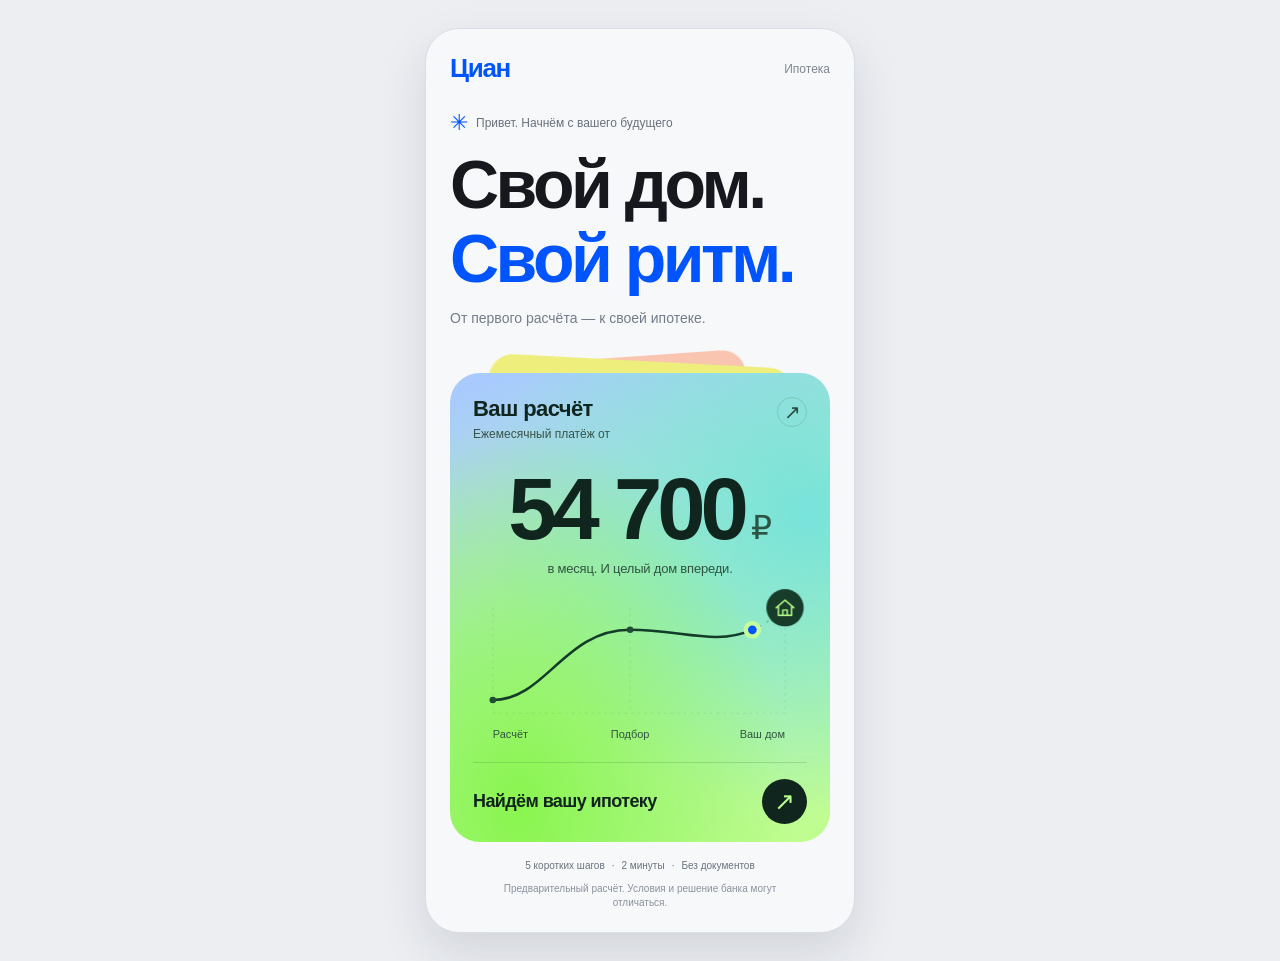
<file: tasks/mortgage-application/index.html>
<!doctype html>
<html lang="ru">
  <head>
    <meta charset="utf-8" />
    <meta name="viewport" content="width=device-width, initial-scale=1, viewport-fit=cover" />
    <title>Циан · Короткая заявка на ипотеку</title>
    <style>
      :root {
        --cian: #0054fd;
        --cian-strong: #0043cd;
        --cian-soft: #e9efff;
        --ink: #171b1a;
        --muted: #69716e;
        --line: #e2e7e4;
        --surface: #ffffff;
        --canvas: #f4f6f5;
        --danger: #d64242;
        --glass: rgba(255, 255, 255, 0.52);
        --glass-strong: rgba(255, 255, 255, 0.72);
        --glass-border: rgba(255, 255, 255, 0.78);
        --shadow: 0 18px 46px rgba(21, 52, 112, 0.18);
      }

      * { box-sizing: border-box; }
      body {
        margin: 0;
        min-height: 100vh;
        color: var(--ink);
        background:
          radial-gradient(circle at 10% 8%, rgba(0, 84, 253, 0.34), transparent 30rem),
          radial-gradient(circle at 91% 19%, rgba(154, 119, 255, 0.24), transparent 28rem),
          radial-gradient(circle at 45% 94%, rgba(72, 210, 194, 0.20), transparent 26rem),
          #e9eefb;
        font-family: -apple-system, BlinkMacSystemFont, "SF Pro Display", "SF Pro Text", Inter, Arial, sans-serif;
      }
      button, input { font: inherit; }
      button { cursor: pointer; }
      .stage { position: relative; min-height: 100vh; display: grid; place-items: center; padding: 28px 18px; overflow: hidden; }
      .stage::before, .stage::after { content: ""; position: absolute; width: 270px; height: 270px; border-radius: 50%; filter: blur(12px); pointer-events: none; }
      .stage::before { top: 14%; left: calc(50% - 390px); background: rgba(255,255,255,.55); }
      .stage::after { right: calc(50% - 390px); bottom: 9%; background: rgba(113, 145, 255, .24); }
      .device {
        position: relative;
        z-index: 1;
        width: min(100%, 430px);
        min-height: 844px;
        display: flex;
        flex-direction: column;
        overflow: hidden;
        border: 1px solid var(--glass-border);
        border-radius: 34px;
        background: rgba(246, 249, 255, 0.46);
        backdrop-filter: blur(28px) saturate(132%);
        -webkit-backdrop-filter: blur(28px) saturate(132%);
        box-shadow: var(--shadow);
      }
      .topbar {
        padding: 18px 20px 10px;
        background: rgba(255,255,255,0.36);
        border-bottom: 1px solid rgba(255,255,255,.5);
        backdrop-filter: blur(20px);
        -webkit-backdrop-filter: blur(20px);
      }
      .brand-row { display: flex; align-items: center; justify-content: space-between; min-height: 28px; }
      .wordmark { color: var(--cian); font-size: 25px; font-weight: 750; letter-spacing: -1.3px; }
      .source-pill { color: #284fba; background: rgba(255,255,255,.58); border: 1px solid rgba(255,255,255,.9); box-shadow: 0 4px 10px rgba(24,64,150,.08); padding: 6px 10px; border-radius: 999px; font-size: 12px; font-weight: 650; }
      .progress-wrap { padding-top: 14px; }
      .progress-label { display: flex; justify-content: space-between; color: var(--muted); font-size: 13px; }
      .progress { height: 5px; margin-top: 8px; border: 1px solid rgba(255,255,255,.64); border-radius: 9px; background: rgba(255,255,255,.45); overflow: hidden; }
      .progress > span { display: block; height: 100%; width: 0; background: var(--cian); border-radius: inherit; transition: width 360ms cubic-bezier(.2,.8,.2,1); }
      main { flex: 1; display: flex; flex-direction: column; padding: 12px 20px 0; }
      .content { flex: 1; display: flex; flex-direction: column; }
      .screen { animation: reveal 420ms cubic-bezier(.2,.8,.2,1) both; }
      .screen.enter-forward { animation-name: enterForward; }
      .screen.enter-back { animation-name: enterBack; }
      .screen:not(.welcome-screen) > * { animation: childReveal 440ms cubic-bezier(.2,.8,.2,1) both; }
      .screen:not(.welcome-screen) > *:nth-child(1) { animation-delay: 20ms; }
      .screen:not(.welcome-screen) > *:nth-child(2) { animation-delay: 65ms; }
      .screen:not(.welcome-screen) > *:nth-child(3) { animation-delay: 110ms; }
      .screen:not(.welcome-screen) > *:nth-child(4) { animation-delay: 155ms; }
      .screen:not(.welcome-screen) > *:nth-child(5) { animation-delay: 200ms; }
      @keyframes reveal { from { opacity: 0; transform: translateY(13px); } to { opacity: 1; transform: translateY(0); } }
      @keyframes enterForward { from { opacity: 0; transform: translate3d(22px, 0, 0); } to { opacity: 1; transform: translate3d(0, 0, 0); } }
      @keyframes enterBack { from { opacity: 0; transform: translate3d(-18px, 0, 0); } to { opacity: 1; transform: translate3d(0, 0, 0); } }
      @keyframes childReveal { from { opacity: 0; transform: translateY(10px); } to { opacity: 1; transform: translateY(0); } }
      .eyebrow { color: var(--cian-strong); font-size: 14px; font-weight: 680; margin: 0 0 10px; }
      h1 { font-size: 31px; line-height: 1.1; letter-spacing: -1.15px; margin: 0; font-weight: 740; }
      h2 { font-size: 24px; line-height: 1.17; letter-spacing: -0.6px; margin: 0; font-weight: 720; }
      .lead { margin: 12px 0 0; color: var(--muted); line-height: 1.48; font-size: 16px; }
      .quest-panel { display:flex; align-items:center; justify-content:space-between; gap:12px; margin:0 0 18px; padding:11px 13px; border:1px solid rgba(255,255,255,.8); border-radius:18px; background:linear-gradient(120deg,rgba(255,255,255,.66),rgba(231,238,255,.5)); box-shadow:0 8px 18px rgba(36,69,139,.08),inset 0 1px 0 rgba(255,255,255,.8); backdrop-filter:blur(15px); -webkit-backdrop-filter:blur(15px); }
      .quest-panel span { display:block; color:#5b6c98; font-size:11px; font-weight:680; }
      .quest-panel b { display:block; margin-top:2px; color:#1d3673; font-size:14px; letter-spacing:-.2px; }
      .quest-track { display:flex; gap:4px; }
      .quest-track i { width:8px; height:8px; border-radius:50%; background:rgba(87,111,171,.2); transition:background 180ms, transform 180ms; }
      .quest-track i.is-done { background:var(--cian); transform:scale(1.2); box-shadow:0 0 0 3px rgba(0,84,253,.1); }
      .estimate {
        margin-top: 25px;
        padding: 18px;
        background: linear-gradient(145deg, rgba(255,255,255,.72), rgba(225,235,255,.42));
        border: 1px solid rgba(255,255,255,.8);
        border-radius: 22px;
        box-shadow: 0 10px 24px rgba(26,68,150,.10);
        backdrop-filter: blur(17px) saturate(130%);
        -webkit-backdrop-filter: blur(17px) saturate(130%);
      }
      .estimate small { color: #50628e; font-size: 13px; }
      .estimate b { display: block; margin-top: 4px; font-size: 28px; letter-spacing: -0.8px; }
      .estimate p { margin: 7px 0 0; color: #50628e; font-size: 13px; line-height: 1.35; }
      .mini-benefits { display: grid; gap: 10px; margin-top: 22px; }
      .mini-benefit { display: flex; gap: 10px; align-items: center; color: #46514c; font-size: 14px; }
      .dot { width: 9px; height: 9px; flex: 0 0 9px; border-radius: 50%; background: var(--cian); box-shadow: 0 0 0 5px var(--cian-soft); }
      .form { margin-top: 25px; display: grid; grid-template-columns:1fr 1fr; gap: 11px; }
      .field { display: grid; gap: 7px; padding:13px; border:1px solid rgba(255,255,255,.78); border-radius:18px; background:rgba(255,255,255,.38); box-shadow:0 8px 17px rgba(39,68,128,.06),inset 0 1px 0 rgba(255,255,255,.7); backdrop-filter:blur(15px); -webkit-backdrop-filter:blur(15px); }
      .form .field:first-child { grid-column:1 / -1; }
      .field label { font-size: 14px; font-weight: 650; }
      .field input { width: 100%; border: 1px solid rgba(255,255,255,.86); border-radius: 14px; padding: 14px 14px; background: rgba(255,255,255,.54); color: var(--ink); outline: none; font-size: 16px; box-shadow: inset 0 1px 0 rgba(255,255,255,.62); backdrop-filter: blur(13px); -webkit-backdrop-filter: blur(13px); transition: border-color 150ms, box-shadow 150ms, background 150ms; }
      .field input:focus { border-color: rgba(0,84,253,.72); background: rgba(255,255,255,.76); box-shadow: 0 0 0 4px rgba(0,84,253,0.13), inset 0 1px 0 rgba(255,255,255,.72); }
      .field input[readonly] { color: var(--muted); background: rgba(238,242,250,.64); }
      .hint { color: var(--muted); font-size: 12px; line-height: 1.35; }
      .error { color: var(--danger); font-size: 13px; min-height: 18px; }
      .choices { display: grid; gap: 10px; margin-top: 23px; }
      .choice {
        min-height: 60px;
        display: flex; align-items: center; justify-content: space-between; gap: 12px;
        padding: 14px 15px;
        color: var(--ink); text-align: left;
        background: rgba(255,255,255,.52); border: 1px solid rgba(255,255,255,.82); border-radius: 17px;
        box-shadow: 0 7px 16px rgba(40,66,119,.06), inset 0 1px 0 rgba(255,255,255,.7);
        backdrop-filter: blur(15px) saturate(125%); -webkit-backdrop-filter: blur(15px) saturate(125%);
        transition: transform 150ms, border-color 150ms, background 150ms, box-shadow 150ms;
      }
      .choice:hover { transform: translateY(-2px); box-shadow: 0 11px 22px rgba(40,66,119,.11), inset 0 1px 0 rgba(255,255,255,.8); }
      .choice[aria-pressed="true"] { border-color: rgba(0,84,253,.42); background: rgba(234,240,255,.64); box-shadow: 0 10px 23px rgba(0,84,253,.14), inset 0 1px 0 rgba(255,255,255,.85); animation: choiceSet 300ms cubic-bezier(.2,.9,.2,1); }
      .choices .choice:nth-child(4n + 1) { background:linear-gradient(135deg,rgba(255,226,203,.72),rgba(255,246,235,.46)); }
      .choices .choice:nth-child(4n + 2) { background:linear-gradient(135deg,rgba(207,235,255,.74),rgba(240,248,255,.44)); }
      .choices .choice:nth-child(4n + 3) { background:linear-gradient(135deg,rgba(225,216,255,.7),rgba(248,245,255,.46)); }
      .choices .choice:nth-child(4n + 4) { background:linear-gradient(135deg,rgba(210,244,230,.72),rgba(241,252,246,.46)); }
      .choices .choice[aria-pressed="true"], .choice-grid .chip[aria-pressed="true"] { background:linear-gradient(135deg,rgba(222,233,255,.88),rgba(245,248,255,.72)); }
      .choice > span { display: grid; min-width: 0; gap: 4px; }
      .choice > span > strong { display: block; color: var(--ink); font-size: 16px; font-weight: 650; line-height: 1.15; }
      .choice > span > span { display: block; color: var(--muted); font-size: 13px; line-height: 1.28; }
      .choice[aria-pressed="true"] .check { background: var(--cian); color: #fff; animation: checkPop 320ms cubic-bezier(.2,1.35,.2,1); }
      @keyframes choiceSet { 0% { transform: scale(.985); } 70% { transform: scale(1.012); } 100% { transform: scale(1); } }
      @keyframes checkPop { from { transform: scale(.45); } to { transform: scale(1); } }
      .check { width: 22px; height: 22px; display: grid; place-items: center; flex: 0 0 22px; border: 1px solid #cbd5d0; border-radius: 50%; color: transparent; font-size: 13px; font-weight: 800; }
      .choice-grid { display: grid; grid-template-columns: 1fr 1fr; gap: 10px; margin-top: 23px; }
      .chip { min-height: 74px; border: 1px solid rgba(255,255,255,.82); border-radius: 18px; background: rgba(255,255,255,.52); color: var(--ink); box-shadow: 0 7px 16px rgba(40,66,119,.06), inset 0 1px 0 rgba(255,255,255,.7); backdrop-filter: blur(14px); -webkit-backdrop-filter: blur(14px); text-align: left; padding: 12px; font-size: 15px; font-weight: 620; }
      .choice-grid .chip:nth-child(4n + 1) { background:linear-gradient(135deg,rgba(255,222,184,.74),rgba(255,247,232,.48)); }
      .choice-grid .chip:nth-child(4n + 2) { background:linear-gradient(135deg,rgba(202,231,255,.76),rgba(241,249,255,.48)); }
      .choice-grid .chip:nth-child(4n + 3) { background:linear-gradient(135deg,rgba(221,215,255,.74),rgba(248,246,255,.48)); }
      .choice-grid .chip:nth-child(4n + 4) { background:linear-gradient(135deg,rgba(202,244,224,.75),rgba(243,253,247,.48)); }
      .chip[aria-pressed="true"] { border-color: rgba(0,84,253,.42); background: rgba(234,240,255,.68); color: var(--cian-strong); animation: choiceSet 300ms cubic-bezier(.2,.9,.2,1); }
      .soft-note { margin-top: 18px; padding: 14px; border: 1px solid rgba(255,255,255,.78); border-radius: 15px; color: #4e5f8c; background: rgba(243,246,255,.54); box-shadow: inset 0 1px 0 rgba(255,255,255,.7); backdrop-filter: blur(14px); -webkit-backdrop-filter: blur(14px); font-size: 14px; line-height: 1.4; }
      .result-card { margin-top: 22px; padding: 17px; border: 1px solid rgba(255,255,255,.88); border-radius: 20px; background: linear-gradient(145deg, rgba(255,255,255,.70), rgba(223,233,255,.55)); box-shadow: 0 12px 26px rgba(0,84,253,.12), inset 0 1px 0 rgba(255,255,255,.8); backdrop-filter: blur(18px) saturate(130%); -webkit-backdrop-filter: blur(18px) saturate(130%); color: #264c9d; animation: resultIn 520ms cubic-bezier(.2,1.05,.2,1); }
      .result-card b { display: block; color: #153b8e; font-size: 18px; margin-bottom: 5px; }
      .result-card p { margin: 0; line-height: 1.4; font-size: 14px; }
      @keyframes resultIn { from { opacity: 0; transform: translateY(16px) scale(.97); } to { opacity: 1; transform: translateY(0) scale(1); } }
      .schedule-days { display: grid; grid-template-columns: repeat(3, 1fr); gap: 8px; margin-top: 22px; }
      .day { min-height: 72px; border: 1px solid rgba(255,255,255,.82); border-radius: 15px; background: rgba(255,255,255,.52); box-shadow: 0 7px 15px rgba(40,66,119,.06), inset 0 1px 0 rgba(255,255,255,.7); backdrop-filter: blur(14px); -webkit-backdrop-filter: blur(14px); color: var(--ink); padding: 9px 5px; }
      .day small, .day b { display: block; }
      .day small { color: var(--muted); font-size: 12px; }
      .day b { font-size: 16px; margin-top: 3px; }
      .day[aria-pressed="true"] { background: rgba(234,240,255,.68); border-color: rgba(0,84,253,.42); color: var(--cian-strong); }
      .slots { display: grid; gap: 9px; margin-top: 13px; }
      .slot { min-height: 49px; padding: 0 14px; border: 1px solid rgba(255,255,255,.82); border-radius: 14px; background: rgba(255,255,255,.52); box-shadow: 0 7px 15px rgba(40,66,119,.06), inset 0 1px 0 rgba(255,255,255,.7); backdrop-filter: blur(14px); -webkit-backdrop-filter: blur(14px); color: var(--ink); text-align: left; font-size: 15px; font-weight: 620; }
      .slot[aria-pressed="true"] { color: var(--cian-strong); border-color: rgba(0,84,253,.42); background: rgba(234,240,255,.68); }
      .consent { display: flex; align-items: flex-start; gap: 11px; margin-top: 21px; padding: 14px; border: 1px solid rgba(255,255,255,.68); border-radius: 16px; color: #4f5a55; background: rgba(255,255,255,.38); box-shadow: inset 0 1px 0 rgba(255,255,255,.7); backdrop-filter: blur(14px); -webkit-backdrop-filter: blur(14px); font-size: 13px; line-height: 1.42; }
      .consent input { width: 21px; height: 21px; flex: 0 0 21px; margin: 0; accent-color: var(--cian); }
      .consent a { color: var(--cian-strong); text-decoration: none; }
      .footer { padding: 14px 20px max(20px, env(safe-area-inset-bottom)); background: linear-gradient(180deg, rgba(246,249,255,0), rgba(255,255,255,.52) 22%); backdrop-filter: blur(18px); -webkit-backdrop-filter: blur(18px); }
      .actions { display: grid; gap: 9px; }
      .primary { min-height: 54px; width: 100%; border: 0; border-radius: 16px; background: var(--cian); color: #fff; font-size: 16px; font-weight: 700; box-shadow: 0 7px 17px rgba(0,84,253,.2); }
      .primary:hover { background: var(--cian-strong); }
      .primary:active { transform: scale(.985); }
      .primary:disabled { opacity: .78; cursor: wait; }
      .secondary { min-height: 34px; border: 0; background: transparent; color: #59635f; font-size: 14px; }
      .back { min-height: 42px; border: 0; background: transparent; color: #59635f; font-size: 14px; text-align: left; padding: 0; }
      .legal { color: var(--muted); font-size: 12px; text-align: center; line-height: 1.35; margin: 0; }
      .success { display: grid; place-content: center; flex: 1; text-align: center; padding: 12px 8px 44px; }
      .success-mark { width: 84px; height: 84px; margin: 0 auto 20px; display: grid; place-items: center; border-radius: 30px; background: var(--cian-soft); color: var(--cian-strong); font-size: 38px; font-weight: 800; transform: rotate(-8deg); animation: successStamp 700ms cubic-bezier(.2,1.3,.2,1) both; }
      @keyframes successStamp { 0% { opacity: 0; transform: rotate(-18deg) scale(.45); box-shadow: 0 0 0 0 rgba(0,84,253,.26); } 58% { opacity: 1; transform: rotate(-5deg) scale(1.08); box-shadow: 0 0 0 16px rgba(0,84,253,0); } 100% { transform: rotate(-8deg) scale(1); box-shadow: 0 0 0 22px rgba(0,84,253,0); } }
      .success p { margin: 13px auto 0; max-width: 330px; color: var(--muted); line-height: 1.48; }
      .call-summary { margin-top: 24px; padding: 16px; border: 1px solid rgba(255,255,255,.82); border-radius: 18px; background: rgba(243,246,255,.58); box-shadow: 0 8px 20px rgba(40,66,119,.08), inset 0 1px 0 rgba(255,255,255,.78); backdrop-filter: blur(17px); -webkit-backdrop-filter: blur(17px); color: #34528f; text-align: left; }
      .call-summary small { color: var(--muted); }
      .call-summary b { display: block; margin-top: 5px; color: var(--ink); }
      .finance-island { margin-top:14px; animation:resultIn 260ms cubic-bezier(.2,.9,.2,1); }
      /* Solid bento mode: intentional blocks, no frosted or transparent surfaces. */
      body { color:#f8f8f6; background:#f17c56; }
      .stage { background:radial-gradient(circle at 88% 11%,#ffd24f 0 6rem,transparent 6.2rem),radial-gradient(circle at 8% 86%,#0054fd 0 9rem,transparent 9.2rem),#f17c56; }
      .stage::before, .stage::after { display:none; }
      .device { border:8px solid #151617; border-radius:38px; background:#151617; box-shadow:0 26px 56px rgba(46,25,20,.36); backdrop-filter:none; -webkit-backdrop-filter:none; }
      .topbar { background:#151617; border:0; backdrop-filter:none; -webkit-backdrop-filter:none; }
      .wordmark { color:#fff; }
      .source-pill { color:#151617; background:#f8f8f6; border:0; box-shadow:none; }
      .progress-label { color:#b7b8bd; }
      .progress { border:0; background:#303238; }
      .progress > span { background:#0054fd; }
      .footer { background:#151617; backdrop-filter:none; -webkit-backdrop-filter:none; }
      main { padding-top:20px; }
      .screen { color:#fff; }
      .eyebrow { color:#76a2ff; }
      h1, h2 { color:#fff; }
      .lead, .mini-benefit { color:#b9bbc1; }
      .quest-panel { border:0; border-radius:19px; background:#0054fd; box-shadow:none; backdrop-filter:none; -webkit-backdrop-filter:none; }
      .quest-panel span, .quest-panel b { color:#fff; }
      .quest-track i { background:rgba(255,255,255,.34); }
      .quest-track i.is-done { background:#ffd54a; box-shadow:none; }
      .estimate { border:0; background:#ff835d; box-shadow:none; backdrop-filter:none; -webkit-backdrop-filter:none; }
      .estimate small, .estimate p { color:#522115; }
      .estimate b { color:#151617; }
      .dot { background:#ffd54a; box-shadow:none; }
      .form { gap:10px; }
      .field { border:0; border-radius:20px; background:#f7f7f3; box-shadow:none; backdrop-filter:none; -webkit-backdrop-filter:none; }
      .field label { color:#151617; }
      .field input { border:0; border-radius:12px; background:#e9e9e4; box-shadow:none; backdrop-filter:none; -webkit-backdrop-filter:none; color:#151617; }
      .field input:focus { border:0; background:#fff; box-shadow:0 0 0 3px #0054fd; }
      .field input[readonly] { background:#dbdcd8; color:#5b5d60; }
      .hint { color:#606166; }
      .choices { gap:10px; }
      .choice { min-height:72px; border:0; border-radius:21px; box-shadow:none; backdrop-filter:none; -webkit-backdrop-filter:none; }
      .choice:hover { transform:translateY(-2px) rotate(-.25deg); box-shadow:none; }
      .choices .choice:nth-child(4n + 1) { background:#ffd75a; }
      .choices .choice:nth-child(4n + 2) { background:#b7e7e6; }
      .choices .choice:nth-child(4n + 3) { background:#ffb2a0; }
      .choices .choice:nth-child(4n + 4) { background:#c9b9ff; }
      .choices .choice[aria-pressed="true"] { border:3px solid #0054fd; background:#f8f8f6; box-shadow:none; }
      .choice > span > strong, .choice > span > span { color:#151617; }
      .check { border-color:rgba(21,22,23,.24); background:rgba(255,255,255,.3); }
      .choice[aria-pressed="true"] .check { background:#0054fd; }
      .soft-note { border:0; border-radius:20px; color:#f6f6f2; background:#24262a; box-shadow:none; backdrop-filter:none; -webkit-backdrop-filter:none; }
      /* The income picker behaves like a four-key amount pad, rather than a set of form controls. */
      .salary-selector { display:grid; grid-template-columns:repeat(3,1fr); grid-template-rows:124px 124px; gap:10px; margin-top:22px; }
      .salary-card { min-width:0; display:grid; grid-template-columns:auto 1fr; grid-template-rows:auto 1fr auto; column-gap:8px; text-align:left; padding:14px; border:0; border-radius:25px; color:#151617; background:#f7f7f3; overflow:hidden; position:relative; transition:transform 220ms cubic-bezier(.2,.9,.2,1), outline-color 180ms, filter 180ms; }
      .salary-card:nth-child(1) { grid-column:span 2; background:#ffd75a; }
      .salary-card:nth-child(2) { background:#b7e7e6; }
      .salary-card:nth-child(3) { background:#c9b9ff; }
      .salary-card:nth-child(4) { grid-column:span 2; background:#ffb2a0; }
      .salary-card::after { content:""; position:absolute; right:-20px; bottom:-24px; width:88px; height:88px; border:13px solid rgba(21,22,23,.12); border-radius:50%; }
      .salary-card small { grid-column:1/-1; color:#4a4b4c; font-size:12px; font-weight:750; z-index:1; }
      .salary-card b { grid-column:1/-1; align-self:end; font-size:clamp(19px,5.6vw,28px); line-height:.9; letter-spacing:-1.5px; z-index:1; }
      .salary-card span { grid-column:1/-1; align-self:end; color:#4b4b4d; font-size:13px; font-weight:650; z-index:1; }
      .salary-card:nth-child(1) b { font-size:54px; }
      .salary-card:nth-child(1)::before { content:"₽"; position:absolute; right:17px; top:44%; font-size:26px; font-weight:800; opacity:.42; }
      .salary-card[aria-pressed="true"] { outline:4px solid #0054fd; outline-offset:-4px; transform:translateY(-4px) scale(1.01); filter:saturate(1.15); }
      .salary-card[aria-pressed="true"]::after { border-color:#0054fd; }
      .finance-island { border:0; background:#f7f7f3; }
      .result-card { border:0; border-radius:22px; color:#151617; background:#b7e7e6; box-shadow:none; backdrop-filter:none; -webkit-backdrop-filter:none; }
      .result-card b { color:#151617; }
      /* Three calendar tickets make the call date feel like choosing a route, not filling a field. */
      .date-deck { display:grid; grid-template-columns:repeat(3,1fr); gap:9px; margin-top:22px; }
      .date-card { min-height:136px; display:grid; grid-template-rows:auto 1fr auto; align-items:start; position:relative; padding:13px 10px; border:0; border-radius:23px; color:#151617; background:#f7f7f3; text-align:left; overflow:hidden; transition:transform 220ms cubic-bezier(.2,.9,.2,1),outline-color 180ms; }
      .date-card:nth-child(1) { background:#ffd75a; transform:rotate(-1.5deg); }
      .date-card:nth-child(2) { background:#b7e7e6; transform:translateY(7px); }
      .date-card:nth-child(3) { background:#c9b9ff; transform:rotate(1.5deg); }
      .date-card::before { content:""; position:absolute; left:10px; right:10px; top:42px; border-top:2px dashed rgba(21,22,23,.18); }
      .date-card::after { content:""; position:absolute; left:-5px; right:-5px; bottom:31px; border-top:2px dashed rgba(21,22,23,.17); }
      .date-card small { font-size:11px; font-weight:800; text-transform:uppercase; letter-spacing:.3px; }
      .date-card b { align-self:center; padding-top:7px; font-size:43px; line-height:1; letter-spacing:-2.5px; }
      .date-card span { padding-bottom:2px; font-size:12px; font-weight:750; text-transform:capitalize; }
      .date-card i { position:absolute; right:10px; top:11px; width:21px; height:21px; display:grid; place-items:center; border-radius:50%; font-style:normal; font-size:10px; background:rgba(255,255,255,.55); }
      .date-card[aria-pressed="true"] { outline:4px solid #0054fd; outline-offset:-4px; transform:translateY(-5px) rotate(0); }
      .time-console { margin-top:18px; padding:16px; border-radius:25px; background:#f7f7f3; color:#151617; }
      .time-console-title { display:flex; flex-direction:column; gap:2px; }
      .time-console-title span { color:#6c6e71; font-size:12px; font-weight:650; }
      .time-console-title b { font-size:17px; letter-spacing:-.3px; }
      .time-orbit { display:grid; grid-template-columns:repeat(3,1fr); gap:8px; margin-top:13px; }
      .time-slot { min-height:72px; display:grid; gap:6px; place-items:center; border:0; border-radius:18px; color:#151617; background:#e5e5e0; transition:transform 180ms cubic-bezier(.2,.9,.2,1),outline-color 180ms; }
      .time-slot:nth-child(1) { background:#ffb2a0; }
      .time-slot:nth-child(2) { background:#ffd75a; }
      .time-slot:nth-child(3) { background:#b7e7e6; }
      .time-slot i { font-size:19px; font-style:normal; }
      .time-slot span { font-size:12px; font-weight:750; }
      .time-slot[aria-pressed="true"] { outline:4px solid #0054fd; outline-offset:-4px; transform:translateY(-3px); }
      .consent { border:0; border-radius:20px; color:#c5c6ca; background:#24262a; box-shadow:none; backdrop-filter:none; -webkit-backdrop-filter:none; }
      .consent a { color:#86aaff; }
      .primary { background:#0054fd; box-shadow:none; }
      .primary:hover { background:#2e71ff; }
      .back, .legal { color:#b9bbc1; }
      .success-mark { background:#ffd75a; color:#151617; box-shadow:none; }
      .success p { color:#c5c6ca; }
      .call-summary { border:0; background:#b7e7e6; color:#151617; box-shadow:none; backdrop-filter:none; -webkit-backdrop-filter:none; }
      .call-summary b, .call-summary small { color:#151617; }
      /* Quiet mode: a restrained, editorial base with Cian blue reserved for actions and selection. */
      body { color:#16181d; background:#eceef2; }
      .stage { background:#eceef2; }
      .device { border:1px solid #d9dde5; border-radius:34px; background:#f5f6f8; box-shadow:0 20px 48px rgba(26,34,49,.12); }
      .topbar, .footer { background:#f5f6f8; }
      .wordmark { color:#0054fd; }
      .source-pill { color:#535963; background:#fff; border:1px solid #e4e7ed; }
      .progress-label, .back, .legal { color:#6e7480; }
      .progress { background:#e1e5ec; }
      .screen, h1, h2 { color:#16181d; }
      .eyebrow { color:#0054fd; }
      .lead, .mini-benefit { color:#69707c; }
      .quest-panel { color:#16181d; background:#fff; border:1px solid #e4e7ed; }
      .quest-panel span { color:#717784; }
      .quest-panel b { color:#20242c; }
      .quest-track i { background:#dde1e8; }
      .quest-track i.is-done { background:#0054fd; }
      .estimate { background:#fff; border:1px solid #e4e7ed; }
      .estimate small, .estimate p, .estimate b { color:#1f252e; }
      .estimate b { font-size:30px; }
      .start-caption { margin:18px 2px 0; color:#7a818c; font-size:14px; line-height:1.45; }
      .dot { background:#0054fd; }
      .field { background:#fff; border:1px solid #e4e7ed; }
      .field label { color:#20242c; }
      .field input, .field input[readonly] { background:#f0f2f5; color:#20242c; }
      .soft-note, .consent { color:#5d6470; background:#fff; border:1px solid #e4e7ed; }
      .result-card, .call-summary { background:#eef3ff; border:1px solid #dbe5ff; }
      .result-card b, .call-summary b, .call-summary small { color:#20242c; }
      .primary { background:#0054fd; }
      .primary:hover { background:#0047d7; }
      .success-mark { background:#e8efff; color:#0054fd; }
      .success p { color:#69707c; }
      .calm-options { display:grid; gap:9px; margin-top:24px; }
      .calm-options button { min-height:64px; display:grid; gap:3px; padding:13px 15px; border:1px solid #e1e5ec; border-radius:17px; text-align:left; color:#1d232c; background:#fff; transition:border-color 160ms, transform 160ms, background 160ms; }
      .calm-options button b { font-size:15px; }
      .calm-options button span { color:#7a818c; font-size:13px; }
      .calm-options button[aria-pressed="true"] { border:2px solid #0054fd; background:#f7f9ff; transform:translateY(-1px); }
      .object-swipe { margin-top:25px; padding:18px 14px 15px; border:1px solid #e1e5ec; border-radius:23px; background:#fff; }
      .swipe-labels { display:grid; grid-template-columns:repeat(3,1fr); margin-bottom:18px; color:#8b919a; font-size:11px; line-height:1.15; }
      .swipe-labels span:nth-child(2) { text-align:center; }
      .swipe-labels span:last-child { text-align:right; }
      .swipe-track { height:48px; position:relative; touch-action:none; cursor:grab; outline:none; }
      .swipe-track:active { cursor:grabbing; }
      .swipe-track:focus-visible { border-radius:99px; box-shadow:0 0 0 3px rgba(0,84,253,.22); }
      .swipe-line { position:absolute; top:21px; left:0; right:0; height:7px; border-radius:99px; background:linear-gradient(90deg,#dfe4ed 0 33.3%,#e9edf3 33.3% 66.6%,#dfe4ed 66.6%); }
      .swipe-thumb { position:absolute; top:0; left:var(--swipe-position); width:48px; height:48px; display:grid; place-items:center; border:5px solid #fff; border-radius:50%; color:#fff; background:#0054fd; box-shadow:0 5px 13px rgba(0,84,253,.28); transform:translateX(-50%); transition:left 220ms cubic-bezier(.2,.85,.2,1); }
      .swipe-track:active .swipe-thumb { transition:none; transform:translateX(-50%) scale(1.06); }
      .swipe-result { margin-top:12px; color:#20242c; font-size:17px; font-weight:700; letter-spacing:-.25px; text-align:center; }
      .consultant-choice { margin-top:12px; padding:15px; border-radius:18px; color:#20242c; background:#f0f4fc; }
      .consultant-choice p { margin:0 0 5px; color:#737a86; font-size:12px; line-height:1.3; }
      .consultant-choice b { font-size:15px; }
      .consultant-choice > div { display:grid; grid-template-columns:1fr 1fr; gap:8px; margin-top:12px; }
      .consultant-choice button { min-height:47px; padding:8px; border:1px solid #d8dee9; border-radius:13px; color:#303640; background:#fff; font-size:12px; font-weight:650; }
      .consultant-choice button[aria-pressed="true"] { border:2px solid #0054fd; color:#0054fd; }
      .salary-card:nth-child(n), .date-card:nth-child(n), .time-slot:nth-child(n) { background:#fff; color:#20242c; }
      .salary-card, .date-card, .time-console { border:1px solid #e1e5ec; }
      .salary-card::after { border-color:rgba(0,84,253,.10); }
      .salary-card small, .salary-card span { color:#6f7681; }
      .salary-card[aria-pressed="true"], .date-card[aria-pressed="true"], .time-slot[aria-pressed="true"] { background:#f7f9ff; outline-color:#0054fd; }
      .date-card:nth-child(1), .date-card:nth-child(2), .date-card:nth-child(3) { transform:none; }
      .date-card::before, .date-card::after { border-color:#e0e4eb; }
      .date-card i { color:#0054fd; background:#eaf0ff; }
      .time-console { background:#fff; }
      .time-console-title span { color:#7a818c; }
      .time-slot { border:1px solid #e1e5ec; }
      @media (max-width: 480px) {
        .stage { padding: 0; }
        .device { width: 100%; min-height: 100vh; border: 0; border-radius: 0; box-shadow: none; }
        .form { grid-template-columns:1fr; }
        .form .field:first-child { grid-column:auto; }
      }
      @media (prefers-reduced-motion: reduce) {
        *, *::before, *::after { animation-duration: 1ms !important; transition-duration: 1ms !important; scroll-behavior: auto !important; }
      }
    </style>
    <link rel="stylesheet" href="./experience.css" />
  </head>
  <body>
    <div class="stage">
      <section class="device" aria-label="Короткая ипотечная анкета Циан">
        <header class="topbar">
          <div class="brand-row"><div class="wordmark">Циан</div><div class="source-pill">Ипотечный калькулятор</div></div>
          <div class="progress-wrap" id="progressWrap">
            <div class="progress-label"><span id="stepLabel">Короткая заявка</span><span id="stepCount">1 из 5</span></div>
            <div class="progress" role="progressbar" aria-label="Прогресс анкеты" aria-valuemin="1" aria-valuemax="5" aria-valuenow="1"><span id="progressBar"></span></div>
          </div>
        </header>
        <main>
          <div class="content" id="content" aria-live="polite"></div>
        </main>
        <footer class="footer" id="footer"></footer>
      </section>
    </div>
    <script>
      const state = {
        step: 0,
        name: '', email: 'ilya@example.com', phone: '+7 900 555-21-20',
        timing: '', object: '', consultant: '', income: '', hasDebts: '', debtPayment: '',
        day: '', slot: '', marketing: false, showErrors: false, transition: 'forward', submitting: false,
        viewedSteps: new Set(), resultTracked: false
      };
      const totalSteps = 5;
      // TODO: заменить на реальный номер счётчика перед подключением Яндекс Метрики.
      const METRIKA_COUNTER_ID = 00000000;
      const stepNames = ['entry', 'timing', 'object', 'finance', 'call_time', 'contacts', 'success'];
      const content = document.getElementById('content');
      const footer = document.getElementById('footer');
      const progressBar = document.getElementById('progressBar');
      const stepCount = document.getElementById('stepCount');
      const stepLabel = document.getElementById('stepLabel');
      const progressWrap = document.getElementById('progressWrap');
      const todayParts = Object.fromEntries(new Intl.DateTimeFormat('en-US', { timeZone:'Europe/Berlin', year:'numeric', month:'numeric', day:'numeric' }).formatToParts(new Date()).map(part => [part.type, part.value]));
      const days = Array.from({length:3}, (_, index) => {
        const date = new Date(Date.UTC(Number(todayParts.year), Number(todayParts.month) - 1, Number(todayParts.day) + index, 12));
        return { label:index === 0 ? 'Сегодня' : index === 1 ? 'Завтра' : new Intl.DateTimeFormat('ru-RU', {weekday:'long',timeZone:'UTC'}).format(date), date:new Intl.DateTimeFormat('ru-RU', {day:'numeric',month:'long',timeZone:'UTC'}).format(date) };
      });
      const slots = ['10:00–12:00', '12:00–15:00', '18:00–21:00'];
      const timingOptions = [
        { value: 'month', label: 'В течение месяца', short: 'До месяца', title: 'Скоро — значит, по делу', note: 'Эксперт поможет разобраться с ближайшими шагами.' },
        { value: 'quarter', label: 'Через 1–3 месяца', short: '1–3 месяца', title: 'Есть время всё взвесить', note: 'Разберём варианты и спокойно подготовимся к покупке.' },
        { value: 'half', label: 'Через 3–6 месяцев', short: '3–6 месяцев', title: 'Начнём с хорошего плана', note: 'Поймём, что можно подготовить заранее.' },
        { value: 'explore', label: 'Пока изучаю', short: 'Пока изучаю', title: 'Любопытство — уже начало', note: 'Поможем понять возможности. Без обязательств.' }
      ];
      const reducedMotion = window.matchMedia('(prefers-reduced-motion: reduce)');
      let welcomeFrame = 0;
      let entryLeaving = false;

      function reachGoal(name, params = {}) {
        const payload = { step: stepNames[state.step], step_number: state.step, ...params };
        if (typeof window.ym === 'function') window.ym(METRIKA_COUNTER_ID, 'reachGoal', name, payload);
        // Заглушка для локальной разработки: событие видно в DevTools без подключения счётчика.
        console.info('[metrika goal]', name, payload);
      }

      function trackStepView() {
        if (state.viewedSteps.has(state.step)) return;
        state.viewedSteps.add(state.step);
        reachGoal('mortgage_short_form_step_view');
      }

      function escapeHtml(value) {
        return String(value).replace(/[&<>'"]/g, char => ({ '&': '&amp;', '<': '&lt;', '>': '&gt;', "'": '&#39;', '"': '&quot;' }[char]));
      }
      function choice(label, value, selected, note = '') {
        return `<button class="choice" type="button" data-choice="${value}" aria-pressed="${selected}"><span><strong>${label}</strong>${note ? `<span>${note}</span>` : ''}</span><i class="check" aria-hidden="true">✓</i></button>`;
      }
      function chip(label, value, selected) {
        return `<button class="chip" type="button" data-chip="${value}" aria-pressed="${selected}">${label}</button>`;
      }
      function validate() {
        if (state.step === 5) {
          const nameOk = state.name.trim().split(/\s+/).filter(Boolean).length >= 2;
          const emailOk = /^[^\s@]+@[^\s@]+\.[^\s@]+$/.test(state.email);
          return nameOk && emailOk;
        }
        if (state.step === 1) return Boolean(state.timing);
        if (state.step === 2) return Boolean(state.object) && (state.object === 'yes' || Boolean(state.consultant));
        if (state.step === 3) return Boolean(state.income) && Boolean(state.hasDebts) && (state.hasDebts === 'no' || Number(state.debtPayment.replace(/\s/g,'')) > 0);
        if (state.step === 4) return Boolean(state.day && state.slot);
        return true;
      }
      function updateProgress() {
        if (state.step === 0 || state.step === 6) { progressWrap.style.visibility = 'hidden'; return; }
        progressWrap.style.visibility = 'visible';
        const shown = state.step;
        progressBar.style.width = `${(shown / totalSteps) * 100}%`;
        progressBar.parentElement.setAttribute('aria-valuenow', String(shown));
        stepCount.textContent = `${shown} из ${totalSteps}`;
        stepLabel.textContent = state.step === 0 ? 'Короткая заявка' : 'Анкета для эксперта';
      }
      function render() {
        window.cancelAnimationFrame(welcomeFrame);
        entryLeaving = false;
        const device = document.querySelector('.device');
        device.classList.toggle('is-entry', state.step === 0);
        device.classList.add('is-opening');
        device.classList.toggle('is-form', state.step > 0 && state.step < 6);
        device.classList.toggle('is-success', state.step === 6);
        document.querySelector('.source-pill').textContent = state.step === 0 ? 'Ипотека' : 'Короткая заявка';
        updateProgress();
        trackStepView();
        let html = '';
        let actions = '';
        if (state.step === 0) {
          html = `<section class="screen welcome-screen">
            <p class="welcome-kicker"><span class="welcome-spark" aria-hidden="true">✳</span> Привет. Начнём с вашего будущего</p>
            <h1 class="welcome-title"><span><em>Свой дом.</em></span><span><em>Свой ритм.</em></span></h1>
            <p class="welcome-copy">От первого расчёта — к своей ипотеке.</p>
            <div class="calculation-stack">
              <button type="button" class="calculation-card" id="startCalculation" aria-label="Ваш расчёт: от 62 400 рублей в месяц. Продолжить подбор ипотеки">
                <span class="calculation-top"><span>Ваш расчёт<span class="calculation-overline">Ежемесячный платёж от</span></span><span class="calculation-saved" aria-hidden="true">↗</span></span>
                <span class="calculation-value" aria-hidden="true"><b id="paymentAmount">62 400</b><span class="rouble">₽</span></span>
                <span class="calculation-period" aria-hidden="true">в месяц. И целый дом впереди.</span>
                <span class="calculation-journey" aria-hidden="true">
                  <svg viewBox="0 0 304 142" fill="none">
                    <path class="journey-grid" d="M18 18V114M143 18V114M284 18V114M18 114H284" />
                    <path class="journey-guide" d="M18 102C66 102 83 38 143 38S236 62 284 18" />
                    <path id="calculationCurve" class="journey-curve" pathLength="1" d="M18 102C66 102 83 38 143 38S236 62 284 18" />
                    <circle class="journey-station" cx="18" cy="102" r="3" /><circle class="journey-station" cx="143" cy="38" r="3" />
                    <g class="journey-home"><circle cx="284" cy="18" r="17" /><path d="M276 18L284 11L292 18M278 17V25H290V17M282 25V20H286V25" /></g>
                    <circle id="calculationMarker" class="journey-marker" cx="284" cy="18" r="6" />
                    <text x="18" y="137">Расчёт</text><text x="143" y="137" text-anchor="middle">Подбор</text><text x="284" y="137" text-anchor="end">Ваш дом</text>
                  </svg>
                </span>
                <span class="calculation-action"><span>Найдём вашу ипотеку</span><span class="calculation-arrow" aria-hidden="true">↗</span></span>
              </button>
            </div>
            <p class="entry-detail"><span>5 коротких шагов</span><span>2 минуты</span><span>Без документов</span></p>
            <p class="entry-reassurance">Предварительный расчёт. Условия и решение банка могут отличаться.</p>
          </section>`;
          actions = '';
        }
        if (state.step === 1) {
          const selectedTiming = timingOptions.find(option => option.value === state.timing);
          html = `<section class="screen timing-screen"><p class="eyebrow">01 / Ваш план</p><h2>Свой дом.<br><span>В своё время.</span></h2><p class="lead">Когда вы хотели бы купить квартиру?</p>
            <div class="timing-panel" data-choice-group="timing"><div class="timing-panel-top"><span>Ваш горизонт покупки</span><b>Выберите касанием ↓</b></div><div class="timing-chart">${timingOptions.map((option, index) => `<button type="button" class="timing-option" data-choice="${option.value}" aria-label="${option.label}" aria-pressed="${state.timing === option.value}"><span class="timing-bar"><i aria-hidden="true">${state.timing === option.value ? '✓' : String(index + 1).padStart(2, '0')}</i></span><b>${option.short}</b></button>`).join('')}</div>
              <div class="timing-response" id="timingResponse" role="status"><span class="response-icon" aria-hidden="true">↗</span><div><strong>${selectedTiming?.title || 'В каком ритме движемся?'}</strong><p>${selectedTiming?.note || 'Любой ответ подойдёт. Даже если вы только присматриваетесь.'}</p></div></div>
            </div><p class="timing-caption">Можно вернуться и изменить ответ</p>${state.showErrors ? '<div class="error" role="alert">Выберите подходящий срок покупки</div>' : ''}</section>`;
          actions = navActions('Продолжить');
        }
        if (state.step === 2) {
          const objectIndex = ['yes','choosing','budget'].indexOf(state.object);
          html = `<section class="screen"><p class="eyebrow">02 / Ваша квартира</p><h2>Уже нашли?<br><span>Или ищем?</span></h2><p class="lead">Сдвиньте ползунок туда, где вы сейчас.</p><div class="object-swipe" data-object-swipe style="--swipe-position:${objectIndex < 0 ? 50 : objectIndex * 50}%"><div class="object-marker" aria-hidden="true"><svg viewBox="0 0 32 32" fill="none"><path d="M4 15L16 5L28 15M7 13V27H25V13M13 27V18H19V27" stroke="currentColor" stroke-width="1.6" stroke-linecap="round" stroke-linejoin="round" /></svg></div><div class="swipe-labels"><span>Есть объект</span><span>Выбираю</span><span>Бюджет</span></div><div class="swipe-track" role="slider" tabindex="0" aria-label="Статус поиска квартиры" aria-valuemin="0" aria-valuemax="2" aria-valuenow="${objectIndex < 0 ? 1 : objectIndex}" aria-valuetext="${objectIndex < 0 ? 'Выберите свой этап' : ['Объект уже выбран','Пока выбираю квартиру','Хочу понять свой бюджет'][objectIndex]}"><div class="swipe-line"></div><div class="swipe-thumb"><span aria-hidden="true">↔</span></div></div><div class="swipe-result" id="objectSwipeLabel">${objectIndex < 0 ? 'На каком вы этапе?' : ['Объект уже выбран','Пока выбираю квартиру','Хочу понять свой бюджет'][objectIndex]}</div><span class="swipe-help">Проведите пальцем или коснитесь шкалы</span></div><div id="consultantHost"></div></section>`;
          actions = navActions('Продолжить');
        }
        if (state.step === 3) {
          html = `<section class="screen finance-screen"><p class="eyebrow">03 / Финансы</p><h2>Ваши цифры.<br><span>Без справок.</span></h2><p class="lead">Какой у вас доход в месяц? Примерно — достаточно.</p><div class="income-panel"><div class="panel-kicker">Доход в месяц <span aria-hidden="true">↗</span></div><div class="salary-selector" data-choice-group="income" aria-label="Выбор дохода"><button class="salary-card" type="button" data-chip="100" aria-label="До 100 тысяч рублей" aria-pressed="${state.income==='100'}"><small>до</small><b>100</b><span>тыс. ₽</span></button><button class="salary-card" type="button" data-chip="200" aria-label="От 100 до 200 тысяч рублей" aria-pressed="${state.income==='200'}"><small>от 100 до</small><b>200</b><span>тыс. ₽</span></button><button class="salary-card" type="button" data-chip="350" aria-label="От 200 до 350 тысяч рублей" aria-pressed="${state.income==='350'}"><small>от 200 до</small><b>350</b><span>тыс. ₽</span></button><button class="salary-card" type="button" data-chip="350plus" aria-label="Больше 350 тысяч рублей" aria-pressed="${state.income==='350plus'}"><small>больше</small><b>350</b><span>тыс. ₽</span></button></div><div class="income-levels" aria-hidden="true">${Array.from({length:16},(_,i)=>`<i style="--level:${i}"></i>`).join('')}</div><p class="income-hint" id="incomeHint" role="status">Выберите свой диапазон</p></div><div class="debt-panel"><h3>Уже есть кредиты?</h3><div class="choices" data-choice-group="debts">${choice('Есть','yes',state.hasDebts==='yes')}${choice('Нет','no',state.hasDebts==='no')}</div><div id="financeExtras"></div></div><div id="financeResult"></div></section>`;
          actions = navActions('Продолжить');
        }
        if (state.step === 4) {
          html = `<section class="screen"><p class="eyebrow">04 / Короткий звонок</p><h2>Поговорим.<br><span>Когда удобно?</span></h2><p class="lead">Эксперт уточнит детали и подскажет следующий шаг.</p><div class="schedule-panel"><div class="panel-kicker">Ближайшие три дня <span aria-hidden="true">◷</span></div><div class="date-deck" data-choice-group="day">${days.map((day,i)=>`<button class="date-card" type="button" data-day="${i}" aria-label="${day.label}, ${day.date}" aria-pressed="${state.day===String(i)}"><small>${day.label}</small><b>${day.date.split(' ')[0]}</b><span>${day.date.split(' ')[1]}</span><i aria-hidden="true">${['01','02','03'][i]}</i></button>`).join('')}</div><div id="scheduleSlots"></div><p class="call-preview" id="callPreview" role="status">Сначала выберите день ↑</p></div><p class="timing-caption">Позвоним только в выбранное окно</p></section>`;
          actions = navActions('Продолжить');
        }
        if (state.step === 5) {
          const nameErr = state.showErrors && state.name.trim().split(/\s+/).filter(Boolean).length < 2;
          const emailErr = state.showErrors && !/^[^\s@]+@[^\s@]+\.[^\s@]+$/.test(state.email);
          html = `<section class="screen"><p class="eyebrow">05 / Последний штрих</p><h2>Почти дома.<br><span>Как вас зовут?</span></h2><p class="lead">Оставьте контакты. Дальше поможет эксперт.</p><div class="contacts-panel"><div class="panel-kicker">Давайте познакомимся <span aria-hidden="true">✳</span></div><div class="form"><div class="field"><label for="name">Имя и фамилия</label><input id="name" autocomplete="name" placeholder="Например, Илья Петров" aria-describedby="nameError" value="${escapeHtml(state.name)}" /><div class="error" id="nameError">${nameErr ? 'Укажите имя и фамилию' : ''}</div></div><div class="field"><label for="email">Почта</label><input id="email" type="email" autocomplete="email" aria-describedby="emailError" value="${escapeHtml(state.email)}" /><div class="error" id="emailError">${emailErr ? 'Проверьте адрес почты' : ''}</div></div><div class="field phone-field"><label for="phone">Телефон из профиля <span aria-hidden="true">↗</span></label><input id="phone" readonly value="${state.phone}" /><span class="hint">Изменить номер можно в профиле.</span></div></div></div><div class="contact-appointment"><span class="appointment-icon" aria-hidden="true">◷</span><div><small>Ваше время звонка</small><b>${days[Number(state.day)].label}, ${state.slot}</b></div><span aria-hidden="true">✓</span></div><label class="consent"><input id="marketing" type="checkbox" ${state.marketing ? 'checked' : ''} /><span>Хочу получать полезные материалы об ипотеке и подборе жилья. Это необязательно.</span></label></section>`;
          actions = navActions('Отправить заявку', true);
        }
        if (state.step === 6) {
          const day = days[Number(state.day)];
          html = `<section class="screen success-screen"><p class="eyebrow">Готово / Дальше вместе</p><h1>Вы сделали<br><span>первый шаг.</span></h1><div class="success-panel"><div class="success-orbit" aria-hidden="true"><i></i><i></i><i></i><svg viewBox="0 0 100 100" fill="none"><circle cx="50" cy="50" r="42" /><path d="M31 51L44 64L70 36" /></svg></div><p class="success-panel-title">Заявка у эксперта</p><div class="call-summary"><small>Позвоним в выбранное время</small><b>${day.label}, ${day.date}</b><strong>${state.slot}</strong><span>На ${state.phone}</span></div></div><p class="success-copy">Мы передали ответы ипотечному брокеру-партнёру. Он уточнит детали и поможет двигаться дальше.</p></section>`;
          actions = `<button class="primary" id="restart">Вернуться к расчёту</button><p class="legal">Вы всегда можете изменить данные в профиле Циана.</p>`;
        }
        content.innerHTML = html;
        const screen = content.querySelector('.screen');
        if (screen) screen.classList.add(`enter-${state.transition}`);
        footer.innerHTML = `<div class="actions">${actions}</div>`;
        footer.hidden = state.step === 0;
        bind();
        animateWelcome();
        renderFinanceDetails();
        updateIncomeVisual();
        renderScheduleSlots();
        updateCallPreview();
        renderConsultantChoice();
        updateQuestPanel();
        window.scrollTo(0, 0);
      }
      function navActions(label, final = false) {
        const actionLabel = final && state.submitting ? 'Передаём заявку…' : label;
        return `${state.step > 0 ? '<button class="back" id="back" aria-label="Назад">← Назад</button>' : ''}<button class="primary" id="next" ${state.submitting ? 'disabled aria-busy="true"' : ''}>${actionLabel}</button>${final ? '<p class="legal">Нажимая «Отправить заявку», вы принимаете <a href="#" onclick="return false">условия сервиса</a> и <a href="#" onclick="return false">политику обработки данных</a>.</p>' : ''}`;
      }
      function clearStepError() {
        state.showErrors = false;
        content.querySelector('[role="alert"]')?.remove();
      }
      function setPressed(group, value) {
        content.querySelectorAll(`[data-choice-group="${group}"] [data-choice], [data-choice-group="${group}"] [data-chip], [data-choice-group="${group}"] [data-day], [data-choice-group="${group}"] [data-slot]`).forEach(button => {
          const candidate = button.dataset.choice ?? button.dataset.chip ?? button.dataset.day ?? button.dataset.slot;
          button.setAttribute('aria-pressed', String(candidate === value));
        });
      }
      function updateQuestPanel() {
        progressBar.parentElement.setAttribute('aria-valuetext', `Шаг ${state.step} из ${totalSteps}. Ответов готово: ${getCompleteSteps()} из ${totalSteps}`);
      }
      function getCompleteSteps() {
        const contactsReady = state.name.trim().split(/\s+/).filter(Boolean).length >= 2 && /^[^\s@]+@[^\s@]+\.[^\s@]+$/.test(state.email);
        const financeReady = state.income && state.hasDebts && (state.hasDebts === 'no' || Number(state.debtPayment.replace(/\s/g,'')) > 0);
        return [state.timing, state.object && (state.object === 'yes' || state.consultant), financeReady, state.day && state.slot, contactsReady].filter(Boolean).length;
      }
      function renderConsultantChoice() {
        const host = document.getElementById('consultantHost');
        if (!host) return;
        if (!state.object || state.object === 'yes') { host.innerHTML = ''; return; }
        host.innerHTML = `<div class="consultant-choice"><p>Для семейной ипотеки и новостроек</p><b>Подключим эксперта по подбору?</b><div><button type="button" data-consultant="yes" aria-pressed="${state.consultant==='yes'}">Да, помогите</button><button type="button" data-consultant="no" aria-pressed="${state.consultant==='no'}">Нет, спасибо</button></div></div>`;
        host.querySelectorAll('[data-consultant]').forEach(button => button.addEventListener('click', () => {
          state.consultant = button.dataset.consultant;
          host.querySelectorAll('[data-consultant]').forEach(item => item.setAttribute('aria-pressed', String(item === button)));
          clearStepError();
          updateQuestPanel();
          reachGoal('mortgage_short_form_option_selected', { field: 'consultant', value: state.consultant });
        }));
      }
      function renderFinanceDetails() {
        const extras = document.getElementById('financeExtras');
        const result = document.getElementById('financeResult');
        if (!extras || !result) return;
        if (state.hasDebts === 'yes' && !document.getElementById('debt')) {
          extras.innerHTML = `<div class="field finance-island"><label for="debt">Сколько платите в месяц, ₽</label><input id="debt" inputmode="numeric" placeholder="Например, 18 000" aria-describedby="debtError" value="${escapeHtml(state.debtPayment)}" /><div class="error" id="debtError"></div></div>`;
          document.getElementById('debt').addEventListener('input', event => {
            state.debtPayment = event.target.value.replace(/[^0-9 ]/g, '');
            event.target.value = state.debtPayment;
            document.getElementById('debtError').textContent = '';
            event.target.removeAttribute('aria-invalid');
            if (Number(state.debtPayment.replace(/\s/g,'')) > 0) clearStepError();
            updateFinanceResult();
            updateQuestPanel();
          });
        } else if (state.hasDebts !== 'yes') extras.innerHTML = '';
        updateFinanceResult();
      }
      function updateFinanceResult() {
        const result = document.getElementById('financeResult');
        if (!result) return;
        const ready = state.income && state.hasDebts && (state.hasDebts === 'no' || Number(state.debtPayment.replace(/\s/g,'')) > 0);
        if (!ready) { result.innerHTML = ''; return; }
        if (!state.resultTracked) { state.resultTracked = true; reachGoal('mortgage_short_form_pre_result_shown'); }
        if (!result.firstElementChild) result.innerHTML = `<div class="result-card"><span aria-hidden="true">↗</span><div><b>Есть с чего начать</b><p>Эксперт сопоставит ваши доходы и расходы и обсудит подходящие варианты.</p></div></div>`;
      }
      function updateIncomeVisual() {
        const hint = document.getElementById('incomeHint');
        if (!hint) return;
        const index = ['100','200','350','350plus'].indexOf(state.income);
        content.querySelectorAll('.income-levels i').forEach((bar, i) => bar.classList.toggle('is-active', i < (index + 1) * 4));
        hint.textContent = index < 0 ? 'Выберите свой диапазон' : ['До 100 000 ₽ в месяц','100 000–200 000 ₽ в месяц','200 000–350 000 ₽ в месяц','Больше 350 000 ₽ в месяц'][index];
      }
      function updateCallPreview() {
        const preview = document.getElementById('callPreview');
        if (!preview) return;
        preview.textContent = state.slot ? `${days[Number(state.day)].label}, ${state.slot} · договорились ✓` : state.day ? 'Теперь выберите удобное время' : 'Сначала выберите день ↑';
      }
      function renderScheduleSlots() {
        const slotsHost = document.getElementById('scheduleSlots');
        if (!slotsHost) return;
        slotsHost.innerHTML = state.day !== '' ? `<div class="time-console" data-choice-group="slot"><div class="time-console-title"><span>Выберите удобное окно</span></div><div class="time-orbit">${slots.map((slot, index)=>`<button class="time-slot" type="button" data-slot="${slot}" aria-label="${['Утром','Днём','Вечером'][index]}, ${slot}" aria-pressed="${state.slot===slot}"><i aria-hidden="true">${['☀','◐','☾'][index]}</i><small>${['Утром','Днём','Вечером'][index]}</small><span>${slot}</span></button>`).join('')}</div></div>` : '';
        slotsHost.querySelectorAll('[data-slot]').forEach(button => button.addEventListener('click', () => {
          state.slot = button.dataset.slot;
          setPressed('slot', state.slot);
          clearStepError();
          updateQuestPanel();
          updateCallPreview();
          reachGoal('mortgage_short_form_call_slot_selected', { slot: state.slot });
        }));
      }
      function showFieldErrors() {
        if (state.step === 5) { state.name = state.name.trim(); state.email = state.email.trim(); }
        state.showErrors = true;
        if (state.step <= 4) {
          let error = content.querySelector('[role="alert"]');
          if (!error) {
            error = document.createElement('div');
            error.className = 'error';
            error.setAttribute('role', 'alert');
            content.querySelector('.screen').append(error);
          }
          const messages = {1:'Выберите подходящий срок покупки',2:'Выберите этап поиска и ответьте на вопрос о подборе',3:'Выберите доход и укажите, есть ли кредиты',4:'Выберите день и время звонка'};
          const debtMissing = state.step === 3 && state.hasDebts === 'yes' && Number(state.debtPayment.replace(/\s/g,'')) <= 0;
          error.textContent = debtMissing ? 'Укажите ежемесячный платёж по кредитам' : messages[state.step];
          if (debtMissing) {
            document.getElementById('debtError').textContent = 'Введите сумму больше нуля';
            document.getElementById('debt').setAttribute('aria-invalid','true');
            document.getElementById('debt').focus({preventScroll:true});
          }
          return;
        }
        const nameInvalid = state.name.trim().split(/\s+/).filter(Boolean).length < 2;
        const emailInvalid = !/^[^\s@]+@[^\s@]+\.[^\s@]+$/.test(state.email);
        document.getElementById('nameError').textContent = nameInvalid ? 'Укажите имя и фамилию' : '';
        document.getElementById('emailError').textContent = emailInvalid ? 'Проверьте адрес почты' : '';
        document.getElementById('name').setAttribute('aria-invalid', String(nameInvalid));
        document.getElementById('email').setAttribute('aria-invalid', String(emailInvalid));
        document.getElementById(nameInvalid ? 'name' : 'email').focus({preventScroll:true});
      }
      function animateWelcome() {
        const amount = document.getElementById('paymentAmount');
        if (!amount || reducedMotion.matches) return;
        const curve = document.getElementById('calculationCurve');
        const marker = document.getElementById('calculationMarker');
        const curveLength = curve?.getTotalLength() || 0;
        const formatter = new Intl.NumberFormat('ru-RU');
        const startedAt = performance.now();
        amount.textContent = '0';
        if (curve) curve.style.strokeDashoffset = '1';
        const tick = now => {
          if (!amount.isConnected) return;
          const progress = Math.min(1, Math.max(0, (now - startedAt - 580) / 1450));
          const eased = 1 - Math.pow(1 - progress, 3);
          const value = Math.round((62400 * eased) / 100) * 100;
          amount.textContent = formatter.format(value);
          if (curve && marker) {
            curve.style.strokeDashoffset = String(1 - eased);
            const point = curve.getPointAtLength(curveLength * eased);
            marker.setAttribute('cx', String(point.x));
            marker.setAttribute('cy', String(point.y));
            marker.style.opacity = String(progress > 0 ? Math.min(1, (1 - progress) * 8) : 0);
          }
          if (progress < 1) welcomeFrame = window.requestAnimationFrame(tick);
        };
        welcomeFrame = window.requestAnimationFrame(tick);
      }
      function bindWelcome() {
        const card = document.getElementById('startCalculation');
        if (!card) return;
        if (!reducedMotion.matches && window.matchMedia('(pointer: fine)').matches) {
          card.addEventListener('pointermove', event => {
            const rect = card.getBoundingClientRect();
            card.style.setProperty('--tilt-x', `${(0.5 - (event.clientY - rect.top) / rect.height) * 4}deg`);
            card.style.setProperty('--tilt-y', `${((event.clientX - rect.left) / rect.width - 0.5) * 4}deg`);
          });
          card.addEventListener('pointerleave', () => {
            card.style.setProperty('--tilt-x', '0deg');
            card.style.setProperty('--tilt-y', '0deg');
          });
        }
        card.addEventListener('click', () => {
          if (entryLeaving) return;
          entryLeaving = true;
          reachGoal('mortgage_short_form_start', { source: 'calculation_card' });
          card.setAttribute('aria-busy', 'true');
          content.querySelector('.welcome-screen').classList.add('is-leaving');
          const continueToForm = () => {
            state.step = 1;
            state.showErrors = false;
            state.transition = 'forward';
            render();
          };
          if (reducedMotion.matches) continueToForm();
          else window.setTimeout(continueToForm, 260);
        });
      }
      function updateTimingResponse() {
        const host = document.getElementById('timingResponse');
        const option = timingOptions.find(item => item.value === state.timing);
        if (!host || !option) return;
        host.querySelector('strong').textContent = option.title;
        host.querySelector('p').textContent = option.note;
        host.classList.remove('is-updated');
        window.requestAnimationFrame(() => { if (host.isConnected) host.classList.add('is-updated'); });
        content.querySelectorAll('.timing-option').forEach((button, index) => {
          button.querySelector('i').textContent = button.dataset.choice === state.timing ? '✓' : String(index + 1).padStart(2, '0');
        });
      }
      function setObjectFromPointer(clientX, track, snap = true) {
        const rect = track.getBoundingClientRect();
        const ratio = Math.max(0, Math.min(1, (clientX - rect.left) / rect.width));
        const values = ['yes', 'choosing', 'budget'];
        const index = Math.round(ratio * 2);
        const changed = state.object !== values[index];
        state.object = values[index];
        if (state.object === 'yes') state.consultant = '';
        const wrap = track.closest('[data-object-swipe]');
        wrap?.style.setProperty('--swipe-position', `${snap ? index * 50 : ratio * 100}%`);
        track.setAttribute('aria-valuenow', String(index));
        track.setAttribute('aria-valuetext', ['Объект уже выбран', 'Пока выбираю квартиру', 'Хочу понять свой бюджет'][index]);
        const label = document.getElementById('objectSwipeLabel');
        if (label) label.textContent = ['Объект уже выбран', 'Пока выбираю квартиру', 'Хочу понять свой бюджет'][index];
        clearStepError();
        updateQuestPanel();
        if (changed) {
          renderConsultantChoice();
          const marker = content.querySelector('.object-marker');
          marker?.classList.remove('is-updated');
          window.requestAnimationFrame(() => { if (marker?.isConnected) marker.classList.add('is-updated'); });
        }
      }
      function bindObjectSwipe() {
        const track = document.querySelector('.swipe-track');
        if (!track) return;
        let dragging = false;
        const move = event => { if (dragging) setObjectFromPointer(event.clientX, track, false); };
        track.addEventListener('pointerdown', event => {
          dragging = true;
          track.classList.add('is-dragging');
          track.setPointerCapture?.(event.pointerId);
          setObjectFromPointer(event.clientX, track, false);
        });
        track.addEventListener('pointermove', move);
        track.addEventListener('pointerup', event => {
          if (!dragging) return;
          dragging = false;
          track.classList.remove('is-dragging');
          setObjectFromPointer(event.clientX, track);
          reachGoal('mortgage_short_form_option_selected', { field: 'object', value: state.object, interaction: 'drag' });
        });
        track.addEventListener('pointercancel', () => {
          dragging = false;
          track.classList.remove('is-dragging');
          const index = Math.max(0, ['yes', 'choosing', 'budget'].indexOf(state.object));
          track.closest('[data-object-swipe]').style.setProperty('--swipe-position', `${index * 50}%`);
        });
        track.addEventListener('keydown', event => {
          if (!['ArrowLeft', 'ArrowRight'].includes(event.key)) return;
          event.preventDefault();
          const values = ['yes', 'choosing', 'budget'];
          const current = Math.max(0, values.indexOf(state.object));
          const target = Math.max(0, Math.min(2, current + (event.key === 'ArrowRight' ? 1 : -1)));
          const rect = track.getBoundingClientRect();
          setObjectFromPointer(rect.left + (rect.width * target / 2), track);
          reachGoal('mortgage_short_form_option_selected', { field: 'object', value: state.object, interaction: 'keyboard' });
        });
      }
      function bind() {
        bindWelcome();
        const name = document.getElementById('name');
        const email = document.getElementById('email');
        if (name) name.addEventListener('input', e => {
          state.name = e.target.value;
          document.getElementById('nameError').textContent = '';
          name.removeAttribute('aria-invalid');
          updateQuestPanel();
        });
        if (email) email.addEventListener('input', e => {
          state.email = e.target.value;
          document.getElementById('emailError').textContent = '';
          email.removeAttribute('aria-invalid');
          updateQuestPanel();
        });
        document.querySelectorAll('[data-choice]').forEach(button => button.addEventListener('click', () => {
          const value = button.dataset.choice;
          const groups = { 1: 'timing', 3: 'debts' };
          if (state.step === 1) state.timing = value;
          if (state.step === 3) { state.hasDebts = value; if (value === 'no') state.debtPayment = ''; }
          setPressed(groups[state.step], value);
          clearStepError();
          updateQuestPanel();
          if (state.step === 1) updateTimingResponse();
          if (state.step === 3) renderFinanceDetails();
          reachGoal('mortgage_short_form_option_selected', { field: stepNames[state.step], value });
        }));
        document.querySelectorAll('[data-chip]').forEach(button => button.addEventListener('click', () => {
          state.income = button.dataset.chip;
          setPressed('income', state.income);
          clearStepError();
          updateQuestPanel();
          updateIncomeVisual();
          renderFinanceDetails();
          reachGoal('mortgage_short_form_option_selected', { field: 'income', value: state.income });
        }));
        document.querySelectorAll('[data-day]').forEach(button => button.addEventListener('click', () => {
          if (state.day === button.dataset.day) return;
          state.day = button.dataset.day;
          state.slot = '';
          setPressed('day', state.day);
          clearStepError();
          updateQuestPanel();
          renderScheduleSlots();
          updateCallPreview();
          reachGoal('mortgage_short_form_option_selected', { field: 'call_day', value: state.day });
        }));
        bindObjectSwipe();
        const marketing = document.getElementById('marketing');
        if (marketing) marketing.addEventListener('change', e => { state.marketing = e.target.checked; reachGoal('mortgage_short_form_optional_consent', { enabled: state.marketing }); });
        const back = document.getElementById('back');
        if (back) back.addEventListener('click', () => { if (state.submitting) return; reachGoal('mortgage_short_form_back'); state.showErrors = false; state.transition = 'back'; state.step--; render(); });
        const next = document.getElementById('next');
        if (next) next.addEventListener('click', () => {
          if (state.submitting) return;
          if (!validate()) { reachGoal('mortgage_short_form_validation_error'); showFieldErrors(); return; }
          state.showErrors = false;
          state.transition = 'forward';
          if (state.step === 0) reachGoal('mortgage_short_form_start');
          else reachGoal('mortgage_short_form_step_complete');
          if (state.step === 5) {
            reachGoal('mortgage_short_form_submit');
            state.submitting = true;
            next.disabled = true;
            next.setAttribute('aria-busy', 'true');
            next.textContent = 'Передаём заявку…';
            if (back) back.disabled = true;
            window.setTimeout(() => { state.submitting = false; state.step = 6; reachGoal('mortgage_short_form_success'); render(); }, 650);
            return;
          }
          state.step++;
          render();
        });
        const restart = document.getElementById('restart');
        if (restart) restart.addEventListener('click', () => { Object.assign(state, { step: 0, name: '', email: 'ilya@example.com', timing: '', object: '', consultant: '', income: '', hasDebts: '', debtPayment: '', day: '', slot: '', marketing: false, showErrors: false, transition: 'back', submitting: false, viewedSteps: new Set(), resultTracked: false }); render(); });
      }
      render();
    </script>
  </body>
</html>
</file>
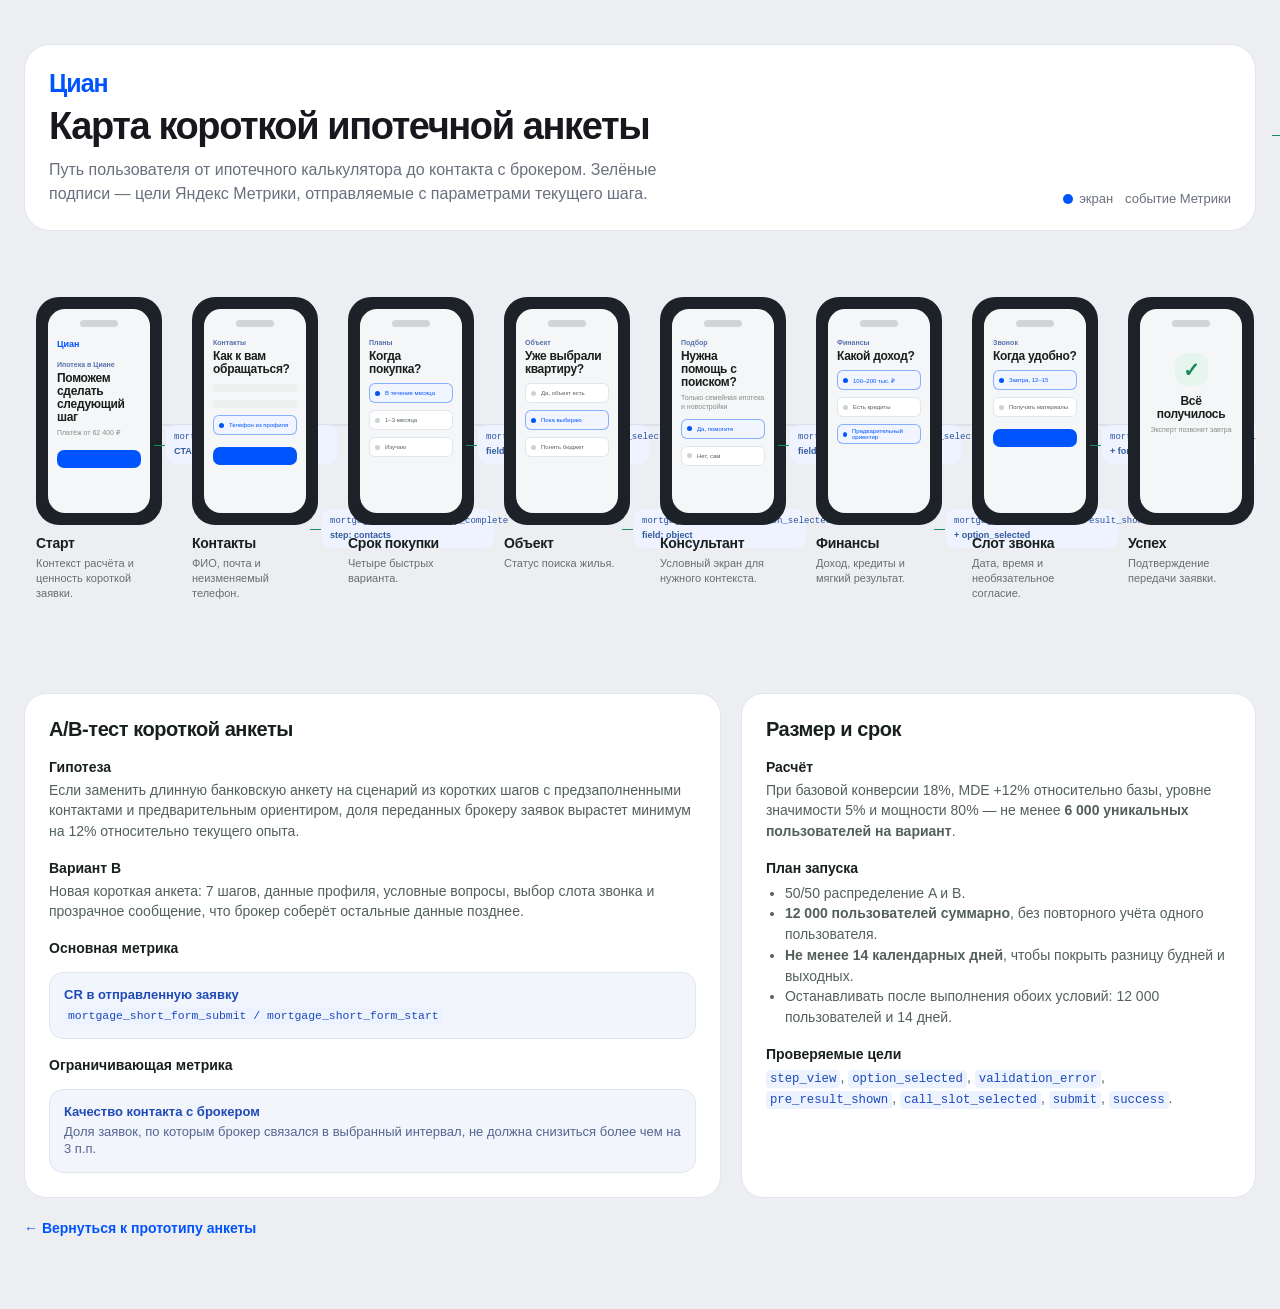
<file: tasks/mortgage-application/map/index.html>
<!doctype html>
<html lang="ru">
  <head>
    <meta charset="utf-8" />
    <meta name="viewport" content="width=device-width, initial-scale=1" />
    <title>Циан · Карта ипотечного сценария</title>
    <style>
      :root { --blue:#0054fd; --blue-soft:#e9efff; --ink:#18201d; --muted:#66716c; --line:#dce3df; --canvas:#e9eefb; --surface:rgba(255,255,255,.54); --good:#168a59; --glass-border:rgba(255,255,255,.8); }
      * { box-sizing: border-box; }
      body { margin:0; color:var(--ink); background:radial-gradient(circle at 8% 7%,rgba(0,84,253,.28),transparent 31rem),radial-gradient(circle at 92% 13%,rgba(152,116,255,.24),transparent 29rem),radial-gradient(circle at 48% 90%,rgba(68,207,190,.18),transparent 30rem),var(--canvas); font-family:-apple-system,BlinkMacSystemFont,"SF Pro Display",Inter,Arial,sans-serif; }
      .page { max-width:1320px; margin:auto; padding:44px 24px 72px; }
      .hero { display:flex; align-items:flex-end; justify-content:space-between; gap:24px; margin-bottom:28px; padding:24px; border:1px solid var(--glass-border); border-radius:26px; background:rgba(255,255,255,.46); box-shadow:0 16px 36px rgba(29,63,136,.11),inset 0 1px 0 rgba(255,255,255,.72); backdrop-filter:blur(22px) saturate(130%); -webkit-backdrop-filter:blur(22px) saturate(130%); }
      .brand { color:var(--blue); font-weight:800; letter-spacing:-1px; font-size:25px; }
      h1 { max-width:650px; margin:8px 0 0; font-size:38px; line-height:1.06; letter-spacing:-1.4px; }
      .lead { max-width:610px; margin:12px 0 0; color:var(--muted); font-size:16px; line-height:1.5; }
      .legend { display:flex; gap:12px; flex-wrap:wrap; color:var(--muted); font-size:13px; }
      .legend span { display:flex; align-items:center; gap:6px; }
      .legend i { width:10px; height:10px; border-radius:50%; background:var(--blue); }
      .legend i.event { background:var(--good); }
      .flow-wrap { overflow-x:auto; padding:10px 0 24px; }
      .flow { min-width:1120px; display:grid; grid-template-columns:repeat(8, 126px); column-gap:30px; align-items:start; position:relative; padding:28px 12px 50px; }
      .flow::before { content:""; position:absolute; top:155px; left:72px; right:64px; height:2px; background:var(--line); }
      .node { position:relative; z-index:1; }
      .phone { height:228px; padding:7px; border:1px solid var(--glass-border); border-radius:23px; background:rgba(255,255,255,.5); box-shadow:0 10px 22px rgba(25,55,118,.12),inset 0 1px 0 rgba(255,255,255,.74); backdrop-filter:blur(16px); -webkit-backdrop-filter:blur(16px); }
      .screen { height:100%; border:1px solid rgba(255,255,255,.7); border-radius:17px; padding:11px 9px; background:linear-gradient(160deg,rgba(255,255,255,.72) 0%,rgba(235,241,255,.44) 100%); overflow:hidden; }
      .mini-top { height:7px; width:38px; margin:auto; border-radius:99px; background:#1c2521; opacity:.16; }
      .mini-brand { margin-top:12px; color:var(--blue); font-size:9px; font-weight:800; }
      .mini-kicker { margin-top:12px; color:#5770ad; font-size:7px; font-weight:700; }
      .mini-title { margin-top:4px; font-size:12px; line-height:1.08; font-weight:750; letter-spacing:-.3px; }
      .mini-copy { margin-top:5px; color:#85908b; font-size:7px; line-height:1.25; }
      .mini-line { height:8px; margin-top:8px; border-radius:6px; background:#edf0ef; }
      .mini-line.short { width:72%; }
      .mini-btn { height:18px; margin-top:12px; border-radius:7px; background:var(--blue); }
      .mini-choice { display:flex; align-items:center; gap:5px; height:20px; margin-top:7px; padding:3px 5px; border:1px solid rgba(255,255,255,.78); border-radius:6px; background:rgba(255,255,255,.43); color:#53605a; font-size:6px; }
      .mini-choice.active { border-color:rgba(0,84,253,.44); background:rgba(233,239,255,.65); color:#2853b1; }
      .mini-choice::before { content:""; width:5px; height:5px; border-radius:50%; background:#cbd5d0; }
      .mini-choice.active::before { background:var(--blue); }
      .mini-success { width:33px; height:33px; display:grid; place-items:center; margin:26px auto 9px; border-radius:12px; color:var(--good); background:#e6f6ee; font-size:20px; font-weight:800; }
      .node h2 { margin:10px 0 0; font-size:14px; line-height:1.2; letter-spacing:-.25px; }
      .node p { margin:4px 0 0; color:var(--muted); font-size:11px; line-height:1.35; }
      .event { position:absolute; z-index:2; top:128px; left:calc(100% + 4px); width:172px; padding:7px 8px; border:1px solid rgba(255,255,255,.82); border-radius:9px; color:#227048; background:rgba(239,250,243,.7); box-shadow:0 6px 14px rgba(40,83,70,.08),inset 0 1px 0 rgba(255,255,255,.75); backdrop-filter:blur(12px); -webkit-backdrop-filter:blur(12px); font-family:ui-monospace,SFMono-Regular,Menlo,monospace; font-size:9px; line-height:1.25; }
      .event::before { content:""; position:absolute; top:50%; left:-12px; width:11px; border-top:1px solid var(--good); }
      .event.down { top:212px; }
      .event strong { display:block; margin-top:2px; color:#407a5b; font-family:-apple-system,BlinkMacSystemFont,Inter,sans-serif; font-size:9px; font-weight:650; }
      .node:last-child .event { display:none; }
      .notes { display:grid; grid-template-columns:minmax(0,1.15fr) minmax(330px,.85fr); gap:20px; margin-top:18px; }
      .panel { padding:24px; border:1px solid var(--glass-border); border-radius:22px; background:var(--surface); box-shadow:0 14px 30px rgba(29,63,136,.10),inset 0 1px 0 rgba(255,255,255,.75); backdrop-filter:blur(20px) saturate(128%); -webkit-backdrop-filter:blur(20px) saturate(128%); }
      .panel h2 { margin:0; font-size:20px; letter-spacing:-.45px; }
      .panel h3 { margin:18px 0 5px; font-size:14px; }
      .panel p, .panel li { color:#53605a; font-size:14px; line-height:1.48; }
      .panel p { margin:4px 0 0; }
      .panel ul { margin:7px 0 0; padding-left:19px; }
      .metric { margin-top:16px; padding:14px; border:1px solid rgba(255,255,255,.76); border-radius:14px; background:rgba(244,247,255,.56); box-shadow:inset 0 1px 0 rgba(255,255,255,.72); backdrop-filter:blur(13px); -webkit-backdrop-filter:blur(13px); }
      .metric b { display:block; color:#1f4ab8; font-size:13px; }
      .metric span { display:block; margin-top:4px; color:#536591; font-size:13px; line-height:1.35; }
      code { padding:2px 4px; border-radius:4px; color:#1d4abb; background:#edf2ff; font-size:.88em; }
      .back { display:inline-flex; margin-top:22px; color:var(--blue); font-size:14px; font-weight:650; text-decoration:none; }
      /* Solid bento mode shared with the application prototype. */
      body { background:radial-gradient(circle at 90% 10%,#ffd75a 0 9rem,transparent 9.2rem),radial-gradient(circle at 8% 82%,#0054fd 0 13rem,transparent 13.2rem),#f17c56; }
      .hero { border:0; background:#161719; box-shadow:none; backdrop-filter:none; -webkit-backdrop-filter:none; }
      .hero h1 { color:#fff; }
      .hero .lead, .legend { color:#c5c6ca; }
      .legend i { background:#0054fd; }
      .flow::before { background:#302f30; }
      .phone { border:5px solid #161719; background:#161719; box-shadow:none; backdrop-filter:none; -webkit-backdrop-filter:none; }
      .screen { border:0; background:#f7f7f3; }
      .mini-choice { border:0; background:#e6e5e0; }
      .mini-choice.active { background:#b7e7e6; }
      .event { border:0; background:#b7e7e6; box-shadow:none; backdrop-filter:none; -webkit-backdrop-filter:none; }
      .panel { border:0; background:#f7f7f3; box-shadow:none; backdrop-filter:none; -webkit-backdrop-filter:none; }
      .metric { border:0; background:#ffd75a; box-shadow:none; backdrop-filter:none; -webkit-backdrop-filter:none; }
      /* Same quiet visual language as the updated questionnaire. */
      body { background:#eceef2; }
      .hero { background:#fff; border:1px solid #e1e5ec; }
      .hero h1 { color:#16181d; }
      .hero .lead, .legend { color:#69707c; }
      .flow::before { background:#dce1e9; }
      .phone { border-color:#1d2128; background:#1d2128; }
      .screen { background:#f5f6f8; }
      .mini-choice { background:#fff; border:1px solid #e1e5ec; }
      .mini-choice.active { color:#0054fd; background:#f1f5ff; }
      .event { color:#29539f; background:#eef3ff; }
      .event strong { color:#335b9f; }
      .panel { background:#fff; border:1px solid #e1e5ec; }
      .metric { background:#f2f5fb; border:1px solid #e1e5ec; }
      @media (max-width:820px) { .page { padding:28px 16px 48px; } .hero { align-items:flex-start; flex-direction:column; } h1 { font-size:31px; } .notes { grid-template-columns:1fr; } }
    </style>
  </head>
  <body>
    <main class="page">
      <header class="hero">
        <div><div class="brand">Циан</div><h1>Карта короткой ипотечной анкеты</h1><p class="lead">Путь пользователя от ипотечного калькулятора до контакта с брокером. Зелёные подписи — цели Яндекс Метрики, отправляемые с параметрами текущего шага.</p></div>
        <div class="legend"><span><i></i> экран</span><span><i class="event"></i> событие Метрики</span></div>
      </header>

      <section class="flow-wrap" aria-label="Карта экранов ипотечной анкеты">
        <div class="flow">
          <article class="node"><div class="phone"><div class="screen"><div class="mini-top"></div><div class="mini-brand">Циан</div><div class="mini-kicker">Ипотека в Циане</div><div class="mini-title">Поможем сделать следующий шаг</div><div class="mini-copy">Платёж от 62 400 ₽</div><div class="mini-btn"></div></div></div><h2>Старт</h2><p>Контекст расчёта и ценность короткой заявки.</p><div class="event">mortgage_short_form_start<strong>CTA «Продолжить»</strong></div></article>
          <article class="node"><div class="phone"><div class="screen"><div class="mini-top"></div><div class="mini-kicker">Контакты</div><div class="mini-title">Как к вам обращаться?</div><div class="mini-line"></div><div class="mini-line"></div><div class="mini-choice active">Телефон из профиля</div><div class="mini-btn"></div></div></div><h2>Контакты</h2><p>ФИО, почта и неизменяемый телефон.</p><div class="event down">mortgage_short_form_step_complete<strong>step: contacts</strong></div></article>
          <article class="node"><div class="phone"><div class="screen"><div class="mini-top"></div><div class="mini-kicker">Планы</div><div class="mini-title">Когда покупка?</div><div class="mini-choice active">В течение месяца</div><div class="mini-choice">1–3 месяца</div><div class="mini-choice">Изучаю</div></div></div><h2>Срок покупки</h2><p>Четыре быстрых варианта.</p><div class="event">mortgage_short_form_option_selected<strong>field: timing</strong></div></article>
          <article class="node"><div class="phone"><div class="screen"><div class="mini-top"></div><div class="mini-kicker">Объект</div><div class="mini-title">Уже выбрали квартиру?</div><div class="mini-choice">Да, объект есть</div><div class="mini-choice active">Пока выбираю</div><div class="mini-choice">Понять бюджет</div></div></div><h2>Объект</h2><p>Статус поиска жилья.</p><div class="event down">mortgage_short_form_option_selected<strong>field: object</strong></div></article>
          <article class="node"><div class="phone"><div class="screen"><div class="mini-top"></div><div class="mini-kicker">Подбор</div><div class="mini-title">Нужна помощь с поиском?</div><div class="mini-copy">Только семейная ипотека и новостройки</div><div class="mini-choice active">Да, помогите</div><div class="mini-choice">Нет, сам</div></div></div><h2>Консультант</h2><p>Условный экран для нужного контекста.</p><div class="event">mortgage_short_form_option_selected<strong>field: consultant</strong></div></article>
          <article class="node"><div class="phone"><div class="screen"><div class="mini-top"></div><div class="mini-kicker">Финансы</div><div class="mini-title">Какой доход?</div><div class="mini-choice active">100–200 тыс. ₽</div><div class="mini-choice">Есть кредиты</div><div class="mini-choice active">Предварительный ориентир</div></div></div><h2>Финансы</h2><p>Доход, кредиты и мягкий результат.</p><div class="event down">mortgage_short_form_pre_result_shown<strong>+ option_selected</strong></div></article>
          <article class="node"><div class="phone"><div class="screen"><div class="mini-top"></div><div class="mini-kicker">Звонок</div><div class="mini-title">Когда удобно?</div><div class="mini-choice active">Завтра, 12–15</div><div class="mini-choice">Получать материалы</div><div class="mini-btn"></div></div></div><h2>Слот звонка</h2><p>Дата, время и необязательное согласие.</p><div class="event">mortgage_short_form_call_slot_selected<strong>+ form_submit</strong></div></article>
          <article class="node"><div class="phone"><div class="screen"><div class="mini-top"></div><div class="mini-success">✓</div><div class="mini-title" style="text-align:center">Всё получилось</div><div class="mini-copy" style="text-align:center">Эксперт позвонит завтра</div></div></div><h2>Успех</h2><p>Подтверждение передачи заявки.</p></article>
        </div>
      </section>

      <section class="notes">
        <article class="panel"><h2>A/B-тест короткой анкеты</h2><h3>Гипотеза</h3><p>Если заменить длинную банковскую анкету на сценарий из коротких шагов с предзаполненными контактами и предварительным ориентиром, доля переданных брокеру заявок вырастет минимум на 12% относительно текущего опыта.</p><h3>Вариант B</h3><p>Новая короткая анкета: 7 шагов, данные профиля, условные вопросы, выбор слота звонка и прозрачное сообщение, что брокер соберёт остальные данные позднее.</p><h3>Основная метрика</h3><div class="metric"><b>CR в отправленную заявку</b><span><code>mortgage_short_form_submit / mortgage_short_form_start</code></span></div><h3>Ограничивающая метрика</h3><div class="metric"><b>Качество контакта с брокером</b><span>Доля заявок, по которым брокер связался в выбранный интервал, не должна снизиться более чем на 3 п.п.</span></div></article>
        <article class="panel"><h2>Размер и срок</h2><h3>Расчёт</h3><p>При базовой конверсии 18%, MDE +12% относительно базы, уровне значимости 5% и мощности 80% — не менее <strong>6 000 уникальных пользователей на вариант</strong>.</p><h3>План запуска</h3><ul><li>50/50 распределение A и B.</li><li><strong>12 000 пользователей суммарно</strong>, без повторного учёта одного пользователя.</li><li><strong>Не менее 14 календарных дней</strong>, чтобы покрыть разницу будней и выходных.</li><li>Останавливать после выполнения обоих условий: 12 000 пользователей и 14 дней.</li></ul><h3>Проверяемые цели</h3><p><code>step_view</code>, <code>option_selected</code>, <code>validation_error</code>, <code>pre_result_shown</code>, <code>call_slot_selected</code>, <code>submit</code>, <code>success</code>.</p></article>
      </section>
      <a class="back" href="../">← Вернуться к прототипу анкеты</a>
    </main>
  </body>
</html>
</file>
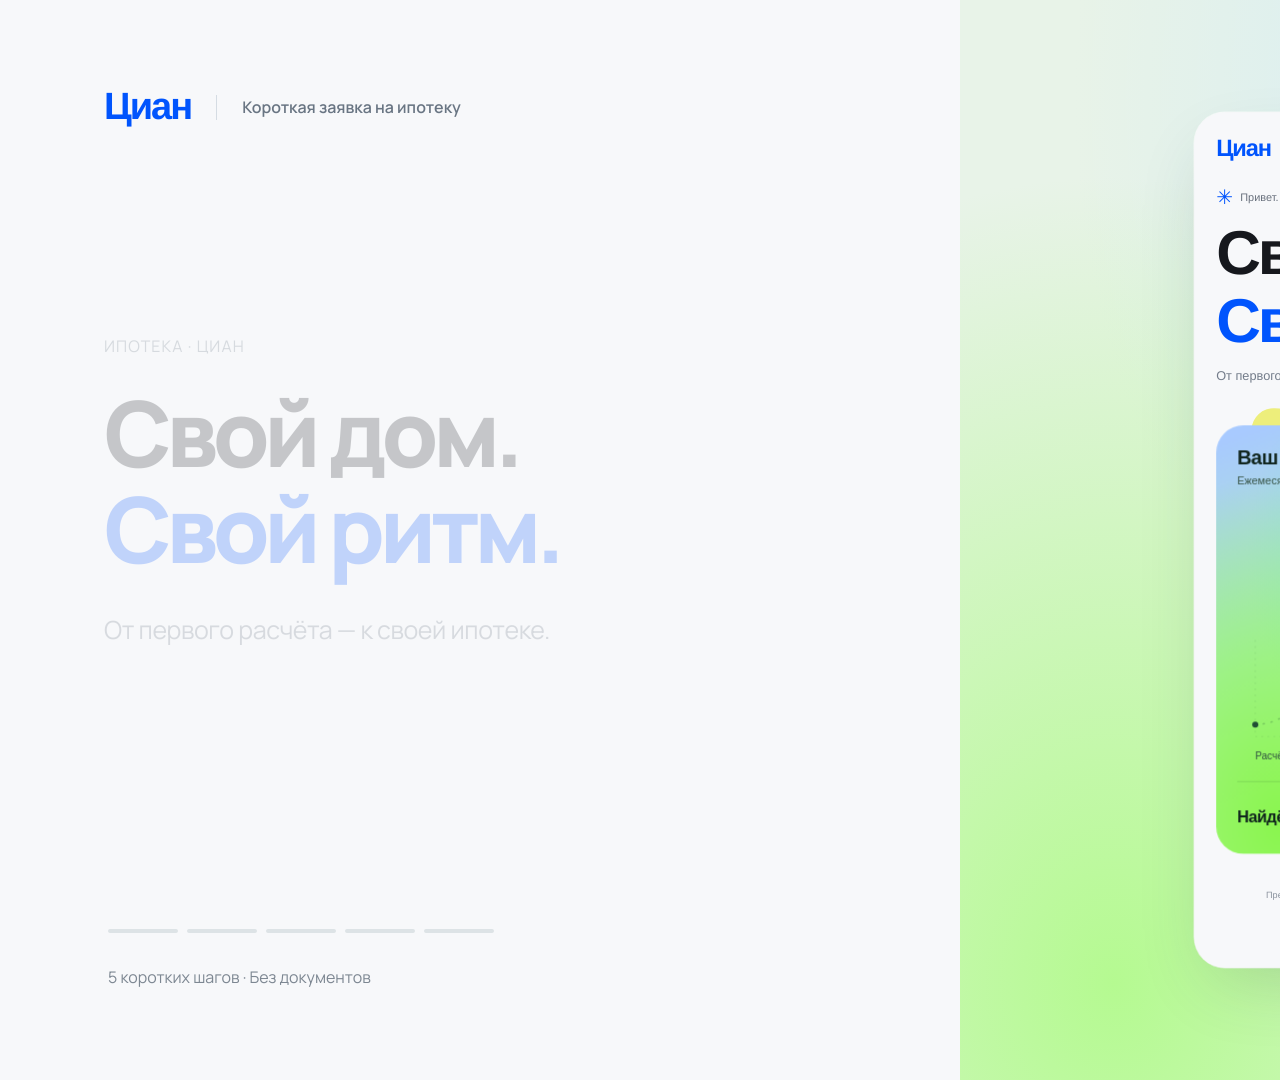
<file: motion/mortgage-promo/video.html>
<!doctype html>
<html lang="ru">
<head>
  <meta charset="utf-8">
  <meta name="viewport" content="width=device-width,initial-scale=1">
  <title>Короткая заявка на ипотеку · Циан · 15 секунд</title>
  <link rel="stylesheet" href="brand/brand.css">
  <link rel="stylesheet" href="base.css">
  <script src="plan.js"></script>
  <script src="cues.js"></script>
  <script src="tmap.js"></script>
  <script src="engine.js"></script>
  <style>
    #frame{background:#f7f8fa}
    #backdrop{position:absolute;left:960px;top:0;width:960px;height:1080px;background:radial-gradient(ellipse at 16% 91%,#b5fa91 0,transparent 58%),radial-gradient(ellipse at 96% 9%,#c7e8ff 0,transparent 62%),#e8f3e8}
    #rail{position:absolute;left:104px;top:88px;display:flex;align-items:center;gap:25px;z-index:7}
    #brandName{font:750 38px/1 -apple-system,BlinkMacSystemFont,"SF Pro Display",Arial,sans-serif;letter-spacing:-2px;color:#0054fd}
    #railLine{width:1px;height:25px;background:#d5dce3}
    #railLabel{font-size:16px;color:#697583;font-weight:600}
    #copy{position:absolute;left:104px;top:319px;width:800px;z-index:2}
    #kicker{font-size:16px;letter-spacing:.07em;color:#667583;margin-bottom:29px}
    #headline{font-size:91px;line-height:1.05;font-weight:800;letter-spacing:-5.4px;max-width:800px}
    #headline span{display:block;color:#0054fd}
    #description{max-width:660px;margin-top:34px;font-size:25px;line-height:1.48;color:#697583;letter-spacing:-.4px}
    #footerNote{position:absolute;left:108px;bottom:92px;color:#7d8792;font-size:16px;z-index:2}
    #timeline{position:absolute;left:108px;bottom:147px;display:flex;gap:9px;z-index:2}
    #timeline i{height:4px;width:70px;border-radius:8px;background:#dde3e6;overflow:hidden}
    #timeline b{display:block;height:100%;width:100%;background:#0054fd;transform-origin:left}
    #app{background:#f7f8fa;border-radius:34px;box-shadow:0 30px 80px -20px #24483433,0 0 0 1px #ffffffaa}
    #app2{overflow:visible}
    #screenHost,.screen-snapshot{position:absolute;inset:0;display:block}
    #cursor{width:35px;height:35px;filter:drop-shadow(0 2px 3px #133c2926)}
    .rip{background:#0054fd22;border:1px solid #0054fd33}
    #sourceLoader{position:absolute;left:-20000px;top:0;width:430px;height:940px;border:0}
    #captureTime{position:fixed;right:0;bottom:0;width:1px;height:1px;opacity:.001;border:0;padding:0;z-index:1000}
  </style>
</head>
<body>
  <div id="frame">
    <div id="backdrop"></div>
    <div id="rail"><div id="brandName">Циан</div><div id="railLine"></div><div id="railLabel">Короткая заявка на ипотеку</div></div>
    <section id="copy"><p id="kicker"></p><h1 id="headline"></h1><p id="description"></p></section>
    <div id="timeline"></div><p id="footerNote">5 коротких шагов · Без документов</p>
    <div id="stage" class="layer"><div id="app"><div id="screenHost"></div></div></div>
    <div id="fdim" class="layer"></div>
    <div id="stage2" class="layer"><div id="app2"></div></div>
  </div>
  <iframe id="sourceLoader" title="Исходный прототип" tabindex="-1" aria-hidden="true"></iframe>
  <input id="captureTime" type="text" aria-label="Время кадра" value="0" autocomplete="off">
  <script>
  (async()=>{
    const sourceURL = new URL('../../tasks/mortgage-application/index.html',location.href);
    const [source,experience] = await Promise.all([
      fetch(sourceURL).then(r=>r.text()),
      fetch(new URL('experience.css',sourceURL)).then(r=>r.text())
    ]);
    const originalCSS = source.match(/<style>([\s\S]*?)<\/style>/)[1];
    const loader = document.getElementById('sourceLoader');
    const loaded = new Promise(resolve=>loader.onload=resolve);
    loader.srcdoc = source.replace('<head>',`<head><base href="${sourceURL}">`)
      .replace("const reducedMotion = window.matchMedia('(prefers-reduced-motion: reduce)');",'const reducedMotion = {matches:true};')
      .replace('new Date()',"new Date('2026-11-23T12:00:00+01:00')");
    await loaded;
    const overrides = `
      :host{display:block;font-family:-apple-system,BlinkMacSystemFont,"SF Pro Display","SF Pro Text",Inter,Arial,sans-serif;color:#171b1a;-webkit-font-smoothing:antialiased}
      *,*::before,*::after{animation:none!important;transition:none!important;caret-color:transparent!important;scroll-behavior:auto!important}
      .device{width:430px!important;min-height:940px!important;height:940px!important;border:0!important;border-radius:0!important;box-shadow:none!important;backdrop-filter:none!important;overflow:hidden!important}
      .screen{transform:none!important;opacity:1!important}
      .is-form h2{font-size:50px}.success-screen h1{font-size:57px}
      .device:has(.finance-screen) main{zoom:.84}
    `;
    const rootStyle = originalCSS.replaceAll(':root',':host')+'\n'+experience+'\n'+overrides;
    const common = {name:'',email:'alex@example.com',phone:'+7 900 000-00-00',timing:'quarter',object:'yes',income:'200',hasDebts:'no',day:'1',slot:'18:00–21:00',marketing:false,showErrors:false,submitting:false};
    const states = [
      {step:0},
      {step:1,timing:''},{step:1},
      {step:2,object:''},{step:2},
      {step:3,income:'',hasDebts:''},{step:3,hasDebts:''},{step:3},
      {step:4,day:'',slot:''},{step:4,slot:''},{step:4},
      {step:5},{step:6,name:'Алексей Смирнов'}
    ];
    const snapshots = [];
    for(const state of states){
      loader.contentWindow.eval(`Object.assign(state,${JSON.stringify({...common,...state})});render();`);
      const host = document.createElement('div');
      host.className='screen-snapshot';host.style.display='none';
      const shadow = host.attachShadow({mode:'open'});
      const style = document.createElement('style');style.textContent=rootStyle;
      shadow.append(style,loader.contentDocument.querySelector('.device').cloneNode(true));
      document.getElementById('screenHost').append(host);snapshots.push({host,root:shadow});
    }
    loader.remove();
    window.SOURCE_SCREENS=states.length;
    const copy = [
      [0,2,'ИПОТЕКА · ЦИАН','Свой дом.','Свой ритм.','От первого расчёта — к своей ипотеке.'],
      [2,3.45,'01 / ВАШ ПЛАН','Свой дом.','В своё время.','Когда вы хотели бы купить квартиру?'],
      [3.45,5,'02 / ВАША КВАРТИРА','Уже нашли?','Или ищем?','Сдвиньте ползунок туда, где вы сейчас.'],
      [5,7,'03 / ФИНАНСЫ','Ваши цифры.','Без справок.','Какой у вас доход в месяц? Примерно — достаточно.'],
      [7,10,'04 / КОРОТКИЙ ЗВОНОК','Поговорим.','Когда удобно?','Позвоним только в выбранное окно.'],
      [10,12,'05 / ПОСЛЕДНИЙ ШТРИХ','Почти дома.','Как вас зовут?','Оставьте контакты. Дальше поможет эксперт.'],
      [12,15,'ГОТОВО / ДАЛЬШЕ ВМЕСТЕ','Вы сделали','первый шаг.','Заявка у эксперта. Позвоним в выбранное время.']
    ];
    const timeline=document.getElementById('timeline');
    for(let i=0;i<5;i++){const el=document.createElement('i');el.innerHTML='<b></b>';timeline.append(el);}
    const getScreen = t=>t<2?0:t<3.45?(t<2.65?1:2):t<5?(t<4.05?3:4):t<7?(t<5.6?5:t<6.15?6:7):t<10?(t<7.55?8:t<8.55?9:10):t<12?11:12;
    const query=(i,s)=>snapshots[i].root.querySelector(s);
    let activeCopy=-1;
    let targets;
    E.start({
      setup(E){
        const bounds=(i,sel)=>{E.measureAt(1);snapshots.forEach((s,n)=>s.host.style.display=n===i?'block':'none');return E.rect(query(i,sel));};
        targets={entry:bounds(0,'.calculation-action'),timing:bounds(2,'[data-choice="quarter"]'),object:bounds(4,'.swipe-track'),income:bounds(6,'[data-chip="200"]'),debts:bounds(7,'[data-choice="no"]'),day:bounds(9,'[data-day="1"]'),slot:bounds(10,'[data-slot="18:00–21:00"]'),name:bounds(11,'#name'),submit:bounds(11,'#next'),success:bounds(12,'.success-panel')};
        const centered=(t,scale,offset=0)=>[t,215,470+offset,scale];
        E.anchor([1390,540]);
        const camera=[centered(0,.91),centered(1.6,.95,14),centered(2,.94),centered(3.15,.96),centered(3.45,.94),centered(4.7,.97),centered(5,.94),centered(6.6,.98,16),centered(7,.94),centered(9.5,.98,24),centered(10,.94),centered(11.7,.97,16),centered(12,.94),centered(12.65,.95),centered(15,.95)];
        E.camera(camera,camera);
        const point=(t,key,opacity=1,dx=0,dy=0)=>[t,targets[key].cx+dx,targets[key].cy+dy,opacity];
        E.cursor([
          point(0,'entry',0,80,35),point(.85,'entry',0,80,35),point(1.35,'entry'),point(1.75,'entry'),point(1.98,'entry',0,40,20),
          point(2.15,'timing',0,70,30),point(2.5,'timing'),point(2.8,'timing'),point(3.2,'timing',0,45,20),
          point(3.5,'object',0,50,25),point(3.78,'object'),[4.05,targets.object.x,targets.object.cy,1],[4.3,targets.object.x,targets.object.cy,1],[4.7,targets.object.x,targets.object.cy,0],
          point(5.05,'income',0,35,20),point(5.48,'income'),point(5.7,'income'),point(6.03,'debts'),point(6.25,'debts'),point(6.65,'debts',0,40,20),
          point(7.02,'day',0,50,20),point(7.42,'day'),point(7.7,'day'),point(8.39,'slot'),point(8.8,'slot'),point(9.4,'slot',0,40,20),
          point(10,'name',0,35,25),point(10.15,'name'),point(10.4,'name'),point(10.85,'submit'),point(11.2,'submit'),point(11.65,'submit',0,40,0),point(15,'submit',0)
        ]);
        E.clicks([1.55,2.65,4.05,5.6,6.15,7.55,8.55,10.15,11.3]);
        window.MOTION_TARGETS=targets;
      },
      scene(t,E){
        const index=getScreen(t);
        snapshots.forEach((s,i)=>s.host.style.display=i===index?'block':'none');
        const rowIndex=copy.findIndex(r=>t>=r[0]&&t<r[1]);
        const ci=rowIndex<0?copy.length-1:rowIndex;
        const row=copy[ci];
        if(activeCopy!==ci){
          document.getElementById('kicker').textContent=row[2];
          document.getElementById('headline').innerHTML=row[3]+'<span>'+row[4]+'</span>';
          document.getElementById('description').textContent=row[5];activeCopy=ci;
        }
        const incoming=E.MEAS?1:E.eout(E.lin(t,row[0],row[0]+.32));
        const outgoing=ci===copy.length-1?1:1-E.eio(E.lin(t,row[1]-.16,row[1]));
        const fade=(.22+.78*incoming)*outgoing;
        E.css(document.getElementById('copy'),{opacity:fade,transform:`translateY(${(1-incoming)*16}px)`});
        const bars=timeline.querySelectorAll('b');
        bars.forEach((bar,i)=>bar.style.transform=`scaleX(${E.lin(t,2+i*2,4+i*2)})`);
        const sw=query(3,'[data-object-swipe]');
        sw.style.setProperty('--swipe-position',`${50*(1-E.eio(E.lin(t,3.8,4.05)))}%`);
        const contact=snapshots[11].root;
        contact.querySelector('#name').value=E.typed(t,10.15,10.95,'Алексей Смирнов');
        const button=contact.querySelector('#next');
        button.textContent=t>=11.3?'Передаём заявку…':'Отправить заявку';
        button.style.opacity=t>=11.3?'.65':'1';
        const pressed=1-.025*E.bump(t,11.25,11.52);
        button.style.transform=`scale(${pressed})`;
        if(index===0){
          const progress=E.eout(E.lin(t,.08,1.15));
          query(0,'#paymentAmount').textContent=new Intl.NumberFormat('ru-RU').format(Math.round(62400*progress/100)*100);
          query(0,'#calculationCurve').style.strokeDashoffset=String(1-progress);
        }
        if(index===12){
          const progress=E.eout(E.lin(t,12.02,12.55));
          query(12,'.success-orbit').style.transform=`scale(${.88+.12*progress})`;
          query(12,'.success-orbit path').style.strokeDashoffset=String(65*(1-progress));
        }
        document.getElementById('footerNote').textContent=t<12?'5 коротких шагов · Без документов':'Короткая заявка на ипотеку · Циан';
        window.MOTION_FRAME={time:t,screen:index,scene:ci};
        document.getElementById('frame').dataset.time=String(t);
        document.getElementById('frame').dataset.screen=String(index);
      }
    });
    const capture=document.getElementById('captureTime');
    capture.addEventListener('input',()=>window.render(Number(capture.value)||0));
    const initial=Number(new URLSearchParams(location.search).get('t')||0);
    const check=()=>{if(window.READY){window.render(initial);capture.value=String(initial);document.documentElement.dataset.motionReady='true';}else requestAnimationFrame(check);};check();
  })().catch(error=>{document.body.dataset.error=error.message;console.error(error);});
  </script>
</body>
</html>
</file>
<file: tasks/mortgage-application/experience.css>
/* Bold typography and animated diagrams throughout the short mortgage flow. */
.device { --ease-out: cubic-bezier(.18,.8,.24,1); --vivid-gradient:radial-gradient(ellipse at 18% 93%,#8af54f 0,transparent 62%),radial-gradient(ellipse at 94% 30%,#78e3da 0,transparent 64%),linear-gradient(160deg,#a8caff 3%,#b2efc0 45%,#c0fd8d 100%); }
.device.is-opening { background:#f7f8fa; }
.is-opening .topbar, .is-opening .footer { background:transparent; }
.is-opening .topbar { padding:24px 24px 0; }
.is-opening main { padding:30px 24px 0; }
.is-opening .wordmark { font-size:26px; }
.is-opening .source-pill { padding:0; border:0; background:none; color:#818791; font-size:12px; font-weight:500; }
.is-opening h2 { max-width:320px; font-size:35px; font-weight:600; line-height:1.1; letter-spacing:-1.4px; }
.is-opening .lead { margin-top:14px; max-width:310px; font-size:15px; line-height:1.5; }
.is-opening .eyebrow { margin-bottom:14px; color:#848b96; font-size:12px; font-weight:550; }
.is-opening .progress-wrap { padding-top:22px; }
.is-opening .progress-label { font-size:11px; }
.is-opening .progress { height:3px; margin-top:11px; }
.is-opening .footer { padding:20px 24px max(24px,env(safe-area-inset-bottom)); }
.is-opening .actions { grid-template-columns:48px 1fr; gap:12px; }
.is-opening .back { min-height:54px; display:grid; place-items:center; border:1px solid #e0e4eb; border-radius:19px; background:#fff; font-size:0; }
.is-opening .back::after { content:'←'; color:#303744; font-size:23px; }
.is-opening .primary { min-height:54px; border-radius:19px; font-size:15px; }
.is-opening button:focus-visible, .calculation-card:focus-visible { outline:3px solid #0054fd; outline-offset:5px; }
.device.is-entry .progress-wrap { display:none; }
.is-entry main { padding-top:26px; padding-bottom:22px; }
.is-entry .footer { padding-top:0; }
.is-entry .actions { display:block; }
.welcome-screen { flex:1; }
.welcome-screen.screen { animation:none; }
.welcome-kicker { display:flex; gap:8px; align-items:center; margin:0 0 15px; color:#69717d; font-size:12px; }
.welcome-spark { display:inline-block; color:#0054fd; font-size:22px; animation:sparkHello 1s var(--ease-out) both; }
.welcome-title { margin:0; font-size:clamp(54px,15.8vw,68px); line-height:.98; font-weight:800; letter-spacing:-3.5px; }
.welcome-title > span { display:block; overflow:hidden; padding-bottom:7px; }
.welcome-title em { display:block; font-style:normal; animation:welcomeLine 850ms var(--ease-out) both; }
.welcome-title > span:nth-child(2) em { color:#0054fd; animation-delay:130ms; }
.welcome-copy { margin:10px 0 0; color:#737c8a; font-size:14px; line-height:1.45; animation:welcomeFade 700ms 330ms both; }
.calculation-stack { position:relative; isolation:isolate; margin-top:27px; padding-top:17px; animation:calculationArrive 900ms 400ms var(--ease-out) both; }
.calculation-stack::before, .calculation-stack::after { content:''; position:absolute; height:75px; top:5px; left:10%; right:10%; z-index:-1; border-radius:24px; background:#edee7b; transform:rotate(3deg); animation:stackFan 850ms 650ms var(--ease-out) both; }
.calculation-stack::before { top:0; left:22%; right:22%; background:#fac5b0; transform:rotate(-4deg); animation-delay:480ms; }
.calculation-card { --tilt-x:0deg; --tilt-y:0deg; container-type:inline-size; display:block; position:relative; width:100%; padding:24px 23px 18px; border:0; border-radius:30px; color:#10251d; background:radial-gradient(ellipse at 18% 93%,#8af54f 0,transparent 62%),radial-gradient(ellipse at 94% 30%,#78e3da 0,transparent 64%),linear-gradient(160deg,#a8caff 3%,#b2efc0 45%,#c0fd8d 100%); text-align:left; overflow:hidden; transform:perspective(700px) rotateX(var(--tilt-x)) rotateY(var(--tilt-y)); transition:transform 250ms var(--ease-out),box-shadow 220ms; -webkit-tap-highlight-color:transparent; }
.calculation-card:hover { box-shadow:0 14px 34px rgba(41,100,65,.15); }
.calculation-card:active { transform:scale(.98); }
.calculation-top { display:flex; justify-content:space-between; align-items:flex-start; gap:10px; font-size:22px; font-weight:750; line-height:1.1; letter-spacing:-.6px; color:#10251d; }
.calculation-overline { display:block; margin-top:7px; color:#385548; font-size:12px; font-weight:450; letter-spacing:0; }
.calculation-saved { display:grid; place-items:center; width:30px; height:30px; flex:0 0 30px; border:1px solid #598b8150; border-radius:50%; font-size:20px; color:#284c3f; font-weight:400; }
.calculation-value { display:flex; align-items:baseline; justify-content:center; gap:7px; margin-top:25px; white-space:nowrap; }
.calculation-value b { font-size:clamp(58px,26cqw,90px); line-height:1; font-weight:800; letter-spacing:-5px; font-variant-numeric:tabular-nums; }
.calculation-value .rouble { color:#2c5545; font-size:clamp(27px,10cqw,36px); font-weight:500; }
.calculation-period { display:block; margin:8px 0 0; color:#315441; font-size:13px; text-align:center; letter-spacing:-.2px; }
.calculation-journey { display:block; margin-top:12px; }
.calculation-journey svg { display:block; width:100%; height:auto; overflow:visible; }
.journey-grid { stroke:#1e5635; stroke-width:.65; opacity:.16; stroke-dasharray:2 4; }
.journey-guide { stroke:#295d3b; stroke-width:1.5; stroke-dasharray:1 7; stroke-linecap:round; opacity:.3; }
.journey-curve { stroke:#133c29; stroke-width:2.3; stroke-linecap:round; stroke-dasharray:1; stroke-dashoffset:0; }
.journey-station { fill:#214d35; }
.journey-home { transform-box:fill-box; transform-origin:center; animation:homeArrive 600ms 1800ms var(--ease-out) both; }
.journey-home circle { fill:#173d2a; }
.journey-home path { stroke:#baff8c; stroke-width:1.35; stroke-linecap:round; stroke-linejoin:round; }
.journey-marker { fill:#0054fd; stroke:#c6ff9c; stroke-width:4; opacity:0; }
.calculation-journey text { fill:#315441; font-size:10px; font-family:inherit; letter-spacing:0; }
.calculation-action { display:flex; align-items:center; justify-content:space-between; gap:12px; margin-top:18px; padding-top:16px; border-top:1px solid #2b653331; }
.calculation-action > span:first-child { font-size:18px; line-height:1.15; font-weight:750; letter-spacing:-.6px; }
.calculation-arrow { display:grid; place-items:center; width:45px; height:45px; flex:0 0 45px; color:#baff8c; background:#10251d; border-radius:50%; font-size:25px; transition:transform 220ms; }
.calculation-card:hover .calculation-arrow { transform:rotate(-35deg); }
.entry-detail { display:flex; justify-content:center; gap:7px; margin:18px 0 10px; color:#69727f; font-size:10px; animation:welcomeFade 800ms 900ms both; }
.entry-detail span + span::before { content:'·'; padding-right:7px; }
.entry-reassurance { margin:11px auto 0; max-width:295px; color:#8a929e; text-align:center; font-size:10px; line-height:1.4; animation:welcomeFade 800ms 1100ms both; }
.welcome-screen.is-leaving { pointer-events:none; animation:welcomeLeave 280ms ease both; }
.welcome-screen.is-leaving .calculation-card { transform:scale(1.035); }
.timing-panel { margin-top:29px; padding:18px 17px 19px; background:#fff; border:1px solid #e5e9f0; border-radius:27px; }
.timing-panel-top { display:flex; align-items:center; justify-content:space-between; gap:10px; color:#9298a2; font-size:11px; }
.timing-panel-top b { color:#5b6574; font-size:11px; font-weight:500; }
.timing-chart { display:grid; grid-template-columns:repeat(4,minmax(0,1fr)); gap:10px; align-items:end; margin-top:15px; }
.timing-option { --bar-height:90px; min-width:0; display:flex; flex-direction:column; justify-content:flex-end; align-items:stretch; gap:10px; min-height:207px; padding:0; border:0; background:transparent; color:#6d7583; -webkit-tap-highlight-color:transparent; }
.timing-bar { height:var(--bar-height); min-height:52px; display:grid; place-items:center; background:#eceff4; border-radius:24px; color:#a5acb9; transform-origin:bottom; transition:height 400ms var(--ease-out),background 230ms,transform 230ms; }
.timing-bar i { display:grid; place-items:center; width:22px; height:22px; border:1px solid #d5dae4; border-radius:50%; font-style:normal; font-size:10px; font-weight:500; transition:background 230ms,color 230ms; }
.timing-option:nth-child(1) { --bar-height:155px; }
.timing-option:nth-child(2) { --bar-height:126px; }
.timing-option:nth-child(3) { --bar-height:96px; }
.timing-option:nth-child(4) { --bar-height:66px; }
.timing-option > b { min-height:30px; font-size:11px; line-height:1.35; font-weight:500; text-align:center; }
.timing-option:hover .timing-bar { background:#dee7fb; transform:translateY(-3px); }
.timing-option[aria-pressed='true'] { color:#0054fd; }
.timing-option[aria-pressed='true'] .timing-bar { height:calc(var(--bar-height) + 10px); background:#0054fd; transform:translateY(-3px); }
.timing-option[aria-pressed='true'] .timing-bar i { background:#fff; border-color:#fff; color:#0054fd; }
.timing-response { display:flex; align-items:center; gap:11px; min-height:78px; margin-top:20px; padding:15px; border-radius:19px; background:#f0f3f9; }
.timing-response .response-icon { display:grid; place-items:center; flex:0 0 31px; width:31px; height:31px; border-radius:50%; color:#0054fd; background:#fff; font-size:15px; }
.timing-response strong { display:block; font-size:14px; font-weight:600; color:#313c4e; line-height:1.3; }
.timing-response p { margin:4px 0 0; color:#838c9a; font-size:12px; line-height:1.4; }
.timing-response.is-updated { animation:responseNudge 260ms var(--ease-out); }
.timing-caption { margin:14px 0 0; color:#9ba1ac; font-size:11px; text-align:center; }
.is-opening .object-swipe { padding:24px 25px; border:0; border-radius:27px; margin-top:27px; background:#fff; }
.is-opening .swipe-labels { color:#7f8795; margin-top:20px; }
.is-opening .swipe-track { margin:0 4px; }
.is-opening .swipe-result { margin-top:20px; font-size:20px; font-weight:550; letter-spacing:-.5px; }
.is-opening .swipe-thumb { transition:left 250ms var(--ease-out); }
.is-opening .swipe-track.is-dragging .swipe-thumb { transition:none; }
.object-marker { display:grid; place-items:center; width:66px; height:66px; margin:0 auto 27px; border-radius:23px; color:#0054fd; background:#f0f4fd; transition:transform 300ms var(--ease-out); }
.object-marker svg { width:31px; height:31px; }
.object-marker.is-updated { animation:markerBounce 400ms var(--ease-out); }
.swipe-help { display:block; margin-top:10px; color:#929aa6; font-size:11px; text-align:center; }
.is-opening .consultant-choice { background:#edf1f8; }
.is-opening .screen > .quest-panel { display:none; }
/* The same bold type, living diagrams and vivid surfaces continue through the form. */
.is-form main { padding-top:25px; }
.is-form h2 { max-width:none; font-size:clamp(38px,11.7vw,50px); font-weight:800; line-height:1.01; letter-spacing:-2.2px; }
.is-form h2 > span { color:#0054fd; }
.is-form .eyebrow, .is-success .eyebrow { margin-bottom:14px; color:#727c89; font-size:11px; font-weight:500; }
.is-form .lead { max-width:none; margin-top:14px; font-size:14px; }
.is-form .primary, .is-success .primary { background:#10251d; color:#c0ff8b; font-weight:700; }
.is-form .primary:hover, .is-success .primary:hover { background:#214b34; }
.is-form .primary:active, .is-success .primary:active { transform:scale(.98); }
.is-form .primary:disabled { cursor:wait; opacity:.65; }
.is-form .legal { grid-column:1 / -1; font-size:10px; }
.is-form .legal a { color:#0054fd; text-decoration:none; }
.is-form .error:empty { display:none; }
.is-form .error { min-height:0; font-size:12px; line-height:1.4; }
.is-form .screen > .error { margin-top:12px; padding:10px 12px; border-radius:12px; background:#fff0ed; }
.is-form .timing-panel { margin-top:26px; padding:22px 19px; border:0; border-radius:30px; background:var(--vivid-gradient); }
.is-form .timing-panel-top, .is-form .timing-panel-top b { color:#315343; }
.is-form .timing-panel-top { font-size:12px; font-weight:600; }
.is-form .timing-panel-top b { font-size:10px; font-weight:450; }
.is-form .timing-option { min-height:201px; color:#254e38; }
.is-form .timing-bar { color:#416a52; background:#d8edbf; border-radius:24px; animation:barRise 650ms var(--ease-out) both; }
.is-form .timing-option:nth-child(2) .timing-bar { animation-delay:60ms; }
.is-form .timing-option:nth-child(3) .timing-bar { animation-delay:120ms; }
.is-form .timing-option:nth-child(4) .timing-bar { animation-delay:180ms; }
.is-form .timing-option > b { font-size:11px; font-weight:600; }
.is-form .timing-bar i { border-color:#93bd91; font-weight:600; }
.is-form .timing-option:hover .timing-bar { background:#c6e7a8; }
.is-form .timing-option[aria-pressed='true'] { color:#10251d; }
.is-form .timing-option[aria-pressed='true'] .timing-bar { background:#10251d; }
.is-form .timing-option[aria-pressed='true'] .timing-bar i { background:#baff8c; color:#10251d; border-color:#baff8c; }
.is-form .timing-response { background:#e1f6ce; margin-top:17px; }
.is-form .timing-response .response-icon { color:#c0ff8b; background:#10251d; }
.is-form .timing-response strong { color:#163b29; font-weight:750; }
.is-form .timing-response p { color:#486b52; }
.is-form .object-swipe { padding:27px 25px 23px; background:var(--vivid-gradient); border-radius:30px; }
.is-form .object-marker { width:92px; height:92px; margin-bottom:36px; border-radius:29px; color:#baff8c; background:#10251d; transform:rotate(-6deg); }
.is-form .object-marker svg { width:45px; height:45px; stroke-width:1.5; }
.is-form .swipe-labels { color:#315343; font-weight:550; }
.is-form .swipe-line { height:5px; top:22px; background:#75ab78; }
.is-form .swipe-thumb { border-color:#c6edac; background:#10251d; color:#c0ff8b; box-shadow:0 5px 14px #305d3029; }
.is-form .swipe-result { margin-top:22px; color:#123c27; font-size:24px; font-weight:750; line-height:1.1; letter-spacing:-.8px; }
.is-form .swipe-help { color:#486b52; font-size:10px; }
.is-form .consultant-choice { padding:19px; background:#fff; border:1px solid #e4e8ed; border-radius:23px; animation:responseNudge 300ms var(--ease-out); }
.is-form .consultant-choice b { font-size:17px; letter-spacing:-.4px; }
.is-form .consultant-choice p { color:#697583; font-size:11px; }
.is-form .consultant-choice button { background:#f1f5eb; border-color:#e2e8d9; font-size:13px; }
.is-form .consultant-choice button[aria-pressed='true'] { background:#10251d; border-color:#10251d; color:#c0ff8b; }
.income-panel, .schedule-panel, .contacts-panel { margin-top:26px; padding:22px 19px; border-radius:30px; background:var(--vivid-gradient); color:#10251d; }
.panel-kicker { display:flex; align-items:center; justify-content:space-between; gap:10px; font-size:16px; font-weight:750; letter-spacing:-.4px; }
.panel-kicker > span { font-size:22px; font-weight:400; }
.is-form .salary-selector { grid-template-columns:1fr 1fr; grid-template-rows:repeat(2,113px); gap:9px; margin-top:17px; }
.is-form .salary-card:nth-child(n) { grid-column:auto; grid-row:auto; padding:12px 14px; border:1px solid #c0d9b5; border-radius:22px; background:#e6f4d6; color:#10251d; transform:none; filter:none; }
.is-form .salary-card::before, .is-form .salary-card::after { display:none; }
.is-form .salary-card small, .is-form .salary-card span { color:#41654b; font-size:11px; font-weight:500; }
.is-form .salary-card b, .is-form .salary-card:nth-child(1) b { font-size:47px; font-weight:800; line-height:1; letter-spacing:-2.2px; }
.is-form .salary-card span { margin-top:1px; }
.is-form .salary-card[aria-pressed='true'] { background:#10251d; color:#c0ff8b; outline:0; border-color:#10251d; transform:translateY(-2px); }
.is-form .salary-card[aria-pressed='true'] small, .is-form .salary-card[aria-pressed='true'] span { color:#c0dfab; }
.income-levels { display:flex; align-items:flex-end; gap:4px; height:44px; margin:14px 1px 0; }
.income-levels i { flex:1; height:calc(9px + var(--level) * 2px); border-radius:6px 6px 3px 3px; background:#84bc73; transform-origin:bottom; transition:background 200ms,transform 350ms var(--ease-out); transition-delay:calc(var(--level) * 12ms); }
.income-levels i.is-active { background:#183e29; transform:scaleY(1.1); }
.income-hint { min-height:17px; margin:10px 0 0; font-size:11px; color:#315343; text-align:center; }
.debt-panel { margin-top:13px; padding:18px; border:1px solid #e1e5e9; border-radius:23px; background:#fff; }
.debt-panel h3 { margin:0; font-size:17px; font-weight:750; letter-spacing:-.4px; }
.is-form .debt-panel .choices { display:grid; grid-template-columns:1fr 1fr; gap:8px; margin-top:12px !important; }
.is-form .debt-panel .choice:nth-child(n) { min-height:48px; padding:11px 12px; border:1px solid #dee5d7; border-radius:15px; background:#eff5e9; }
.is-form .debt-panel .choice:hover { transform:none; }
.is-form .debt-panel .choice[aria-pressed='true'] { border-color:#10251d; background:#10251d; }
.is-form .debt-panel .choice[aria-pressed='true'] strong { color:#c0ff8b; }
.is-form .debt-panel .choice strong { font-size:15px; }
.is-form .debt-panel .check { width:19px; height:19px; flex-basis:19px; font-size:10px; }
.is-form .debt-panel .choice[aria-pressed='true'] .check { color:#10251d; background:#c0ff8b; }
.is-form .finance-island { padding:0; border:0; border-radius:0; background:#fff; }
.is-form .finance-island label { color:#566356; font-size:12px; }
.is-form .finance-island input { padding:13px; border:1px solid #dde6d7; border-radius:13px; background:#f5f8f1; font-weight:700; }
.is-form .result-card { display:flex; gap:12px; align-items:flex-start; margin-top:12px; padding:17px; border:0; border-radius:22px; color:#23462e; background:#e2f2d2; }
.is-form .result-card > span { display:grid; place-items:center; flex:0 0 31px; width:31px; height:31px; border-radius:50%; color:#baff8c; background:#10251d; font-size:19px; }
.is-form .result-card b { margin-bottom:4px; font-size:16px; color:#1e3e28; letter-spacing:-.3px; }
.is-form .result-card p { color:#526a4e; font-size:12px; }
.is-form .date-deck { gap:8px; margin-top:22px; }
.is-form .date-card:nth-child(n) { min-height:135px; grid-template-rows:auto 1fr auto; padding:12px 9px; border:1px solid #b4d2a6; border-radius:21px; color:#21452e; background:#e4f4d4; transform:none; transition:background 200ms,transform 200ms; }
.is-form .date-card::before, .is-form .date-card::after { display:none; }
.is-form .date-card i { display:none; }
.is-form .date-card small { font-size:9px; font-weight:700; letter-spacing:.2px; }
.is-form .date-card b { padding:0; font-size:49px; font-weight:800; letter-spacing:-2px; }
.is-form .date-card span { font-size:10px; font-weight:500; }
.is-form .date-card[aria-pressed='true'] { background:#10251d; color:#c0ff8b; outline:0; border-color:#10251d; transform:translateY(-4px); }
.is-form .time-console { margin-top:19px; padding:0; border:0; border-radius:0; background:none; animation:responseNudge 300ms var(--ease-out); }
.is-form .time-console-title span { font-size:11px; color:#35563b; }
.is-form .time-orbit { gap:7px; margin-top:10px; }
.is-form .time-slot:nth-child(n) { min-height:88px; padding:10px 3px; gap:3px; border:1px solid #accf9b; border-radius:18px; color:#25462d; background:#e4f4d4; }
.is-form .time-slot i { font-size:23px; line-height:1; }
.is-form .time-slot small { font-size:9px; }
.is-form .time-slot span { white-space:nowrap; font-size:10px; font-weight:700; }
.is-form .time-slot[aria-pressed='true'] { outline:0; border-color:#10251d; background:#10251d; color:#c0ff8b; transform:translateY(-3px); }
.call-preview { min-height:17px; margin:18px 0 0; color:#315343; font-size:11px; font-weight:600; line-height:1.4; text-align:center; }
.is-form .contacts-panel { padding:22px 17px 17px; }
.is-form .form { grid-template-columns:1fr; gap:9px; margin-top:17px; }
.is-form .field { padding:11px 13px; gap:5px; border:1px solid #c0d9b5; border-radius:18px; background:#f0f8e8; }
.is-form .field label { color:#4a6248; font-size:11px; font-weight:500; }
.is-form .field input { min-width:0; padding:4px 0; border:0; border-radius:0; color:#173923; background:transparent; font-size:17px; font-weight:650; box-shadow:none; }
.is-form .field input:focus { background:transparent; box-shadow:none; }
.is-form .field:focus-within { outline:2px solid #0054fd; outline-offset:1px; }
.is-form .field input[readonly] { color:#476544; background:transparent; }
.is-form .field input[aria-invalid='true'] { color:#b62424; }
.is-form .field .error { font-size:11px; }
.is-form .phone-field { background:#d9edc5; }
.phone-field label { display:flex; align-items:center; justify-content:space-between; }
.phone-field .hint { color:#65785b; font-size:10px; }
.contact-appointment { display:flex; align-items:center; gap:11px; margin-top:12px; padding:15px; border:1px solid #e1e5e9; border-radius:21px; background:#fff; }
.appointment-icon { display:grid; place-items:center; width:35px; height:35px; flex:0 0 35px; border-radius:50%; color:#baff8c; background:#10251d; font-size:23px; }
.contact-appointment small { display:block; color:#79826f; font-size:10px; }
.contact-appointment b { display:block; margin-top:4px; font-size:13px; font-weight:700; }
.contact-appointment > span:last-child { margin-left:auto; color:#3e6a33; }
.is-form .consent { padding:12px 3px; border:0; border-radius:0; margin-top:8px; background:transparent; color:#727b86; font-size:10px; line-height:1.5; }
.is-form .consent input { width:20px; height:20px; flex-basis:20px; }
.is-form .actions .legal { padding-top:3px; }
.is-success .progress-wrap { display:none; }
.is-success main { padding-top:28px; }
.is-success .actions { display:grid; grid-template-columns:1fr; }
.is-success .primary { width:100%; }
.success-screen h1 { margin:0; color:#171b20; font-size:clamp(44px,13vw,57px); font-weight:800; line-height:1.02; letter-spacing:-2.8px; }
.success-screen h1 span { color:#0054fd; }
.success-panel { position:relative; margin-top:27px; padding:24px 21px; border-radius:30px; background:var(--vivid-gradient); color:#10251d; overflow:hidden; }
.success-orbit { position:relative; width:150px; height:150px; margin:0 auto; }
.success-orbit svg { width:100%; height:100%; overflow:visible; }
.success-orbit svg circle { fill:#10251d; stroke:#284d35; stroke-width:1; animation:homeArrive 650ms var(--ease-out) both; transform-box:fill-box; transform-origin:center; }
.success-orbit svg path { stroke:#baff8c; stroke-width:4; stroke-linejoin:round; stroke-linecap:round; stroke-dasharray:65; stroke-dashoffset:0; animation:checkDraw 700ms 350ms var(--ease-out) both; }
.success-orbit i { position:absolute; width:10px; height:10px; top:12px; left:0; border-radius:3px; background:#0054fd; rotate:-15deg; animation:confettiArrive 750ms 350ms var(--ease-out) both; }
.success-orbit i:nth-child(2) { width:7px; height:7px; top:110px; left:146px; border-radius:50%; background:#21472d; rotate:0deg; animation-delay:450ms; }
.success-orbit i:nth-child(3) { width:13px; height:6px; top:15px; left:146px; rotate:35deg; background:#f4ffb6; animation-delay:550ms; }
.success-panel-title { margin:15px 0 22px; text-align:center; font-size:22px; font-weight:800; letter-spacing:-.7px; }
.success-panel .call-summary { margin:0; padding:18px 0 0; border:0; border-top:1px solid #2d642c40; border-radius:0; background:none; text-align:center; }
.success-panel .call-summary small { display:block; color:#426044; font-size:10px; }
.success-panel .call-summary b { display:block; margin-top:9px; color:#153c25; font-size:18px; font-weight:750; letter-spacing:-.4px; }
.success-panel .call-summary strong { display:block; margin-top:3px; font-size:35px; line-height:1.1; letter-spacing:-1.5px; }
.success-panel .call-summary > span { display:block; margin-top:10px; font-size:11px; color:#41613c; }
.success-copy { margin:17px 3px 0; color:#737e8b; font-size:12px; line-height:1.5; }
@keyframes barRise { from { opacity:0; scale:1 .55; } to { opacity:1; scale:1 1; } }
@keyframes checkDraw { from { stroke-dashoffset:65; } to { stroke-dashoffset:0; } }
@keyframes confettiArrive { from { opacity:0; translate:0 17px; scale:.3; } to { opacity:1; translate:0 0; scale:1; } }
@keyframes welcomeLine { from { opacity:0; transform:translateY(105%) rotate(2deg); } to { opacity:1; transform:translateY(0) rotate(0); } }
@keyframes welcomeFade { from { opacity:0; transform:translateY(7px); } to { opacity:1; transform:translateY(0); } }
@keyframes sparkHello { from { opacity:0; transform:rotate(-120deg) scale(.3); } to { opacity:1; transform:rotate(0) scale(1); } }
@keyframes stackFan { from { opacity:0; translate:0 13px; scale:.94; } to { opacity:1; translate:0 0; scale:1; } }
@keyframes homeArrive { from { opacity:0; transform:scale(.5); } to { opacity:1; transform:scale(1); } }
@keyframes calculationArrive { from { opacity:0; translate:0 24px; scale:.96; } to { opacity:1; translate:0 0; scale:1; } }
@keyframes welcomeLeave { to { opacity:0; transform:translateY(-12px); } }
@keyframes responseNudge { from { opacity:.6; transform:translateY(4px); } to { opacity:1; transform:translateY(0); } }
@keyframes markerBounce { 40% { transform:scale(.9) rotate(-4deg); } to { transform:scale(1) rotate(0); } }
@media (max-width:480px) {
  .device { min-height:100svh; }
  .is-opening main { padding-left:22px; padding-right:22px; }
  .is-opening .topbar { padding-left:22px; padding-right:22px; }
  .is-opening .footer { padding-left:22px; padding-right:22px; }
}
@media (max-width:355px) {
  .welcome-title { font-size:51px; letter-spacing:-2.8px; }
  .calculation-card { padding:21px 18px 15px; }
  .calculation-value { gap:5px; }
  .calculation-value b { letter-spacing:-3.5px; }
  .calculation-action > span:first-child { font-size:16px; }
  .timing-chart { gap:7px; }
  .timing-option > b { font-size:10px; }
}
@media (prefers-reduced-motion:reduce) {
  .welcome-screen *, .welcome-screen, .is-opening *, .is-opening *::before, .is-opening *::after { animation:none !important; transition:none !important; }
  .calculation-card { transform:none !important; }
}
</file>
<file: motion/mortgage-promo/brand/brand.css>
@font-face{font-family:Manrope;src:url('./fonts/Manrope-Variable.ttf') format('truetype');font-weight:200 800;font-display:block}
:root{
  --font:Manrope,Arial,sans-serif;--w-regular:400;--w-medium:600;--w-bold:800;
  --accent:#0054fd;--accent-ink:#fff;--ink:#171b20;--ink2:#697583;--ink3:#929aa6;
  --line:#e2e7e4;--line2:#e1e5e9;--soft:#e8efff;--surface:#f7f8fa;--bg:#f7f8fa;
  --dark:#10251d;--dim:16,37,29;--ring-stops:#a8caff,#b2efc0,#c0fd8d,#a8caff;
  --r-app:34px;--sub-bg:rgba(16,37,29,.9);--cursor:#0054fd;
}
</file>
<file: motion/mortgage-promo/base.css>
/* product-motion · base.css — компоненты роликов на токенах бренд-профиля (brand/brand.css).
   Сцено-специфичное — в <style> video.html; общее для продукта — в brand.css. Титров-плашек нет, только субтитры.
   Размер полотна — --cw × --ch (движок берёт из PLAN.canvas). */
*{box-sizing:border-box;margin:0;padding:0}
*{transition:none!important;animation:none!important}   /* всё движение — только из render(t) */
html,body{overflow:hidden;background:var(--bg)}
body{font-family:var(--font);color:var(--ink);-webkit-font-smoothing:antialiased;text-rendering:geometricPrecision}
svg{display:block}
#frame{position:absolute;left:0;top:0;overflow:hidden;background:var(--bg)}
.layer{position:absolute;left:0;top:0;width:100%;height:100%}

/* ---------- слои: интерфейс → затемнение кадра → верхний слой (тёмные экраны, модалки, курсор) ---------- */
#stage{z-index:3}
#app{position:absolute;left:0;top:0;width:var(--cw,1600px);height:var(--ch,960px);background:var(--surface);border-radius:var(--r-app);overflow:hidden;transform-origin:0 0;
  box-shadow:0 50px 120px -30px rgba(22,26,34,.22),0 0 0 1px rgba(22,26,34,.07)}
#fdim{z-index:4;background:rgb(var(--dim));opacity:0;display:none}   /* E.dim(.86) — обработка, E.dim(.45) — модалка */
#stage2{z-index:5;pointer-events:none}
#app2{position:absolute;left:0;top:0;width:var(--cw,1600px);height:var(--ch,960px);transform-origin:0 0;overflow:hidden}
.view{position:absolute;left:0;top:64px;width:var(--cw,1600px);height:calc(var(--ch,960px) - 64px);background:var(--surface)}

/* ---------- шапка (замените структурой шапки продукта): назад + логотип · название раздела · действие ---------- */
.topbar{position:absolute;left:0;top:0;width:var(--cw,1600px);height:64px;border-bottom:1px solid var(--line);display:flex;align-items:center;justify-content:space-between;padding:0 24px 0 20px;background:var(--surface);z-index:6}
.tb-l{display:flex;align-items:center;gap:12px}
.tb-l svg{width:20px;height:20px;color:var(--ink2)}
.ulogo{height:26px;display:block}
.wordmark{display:flex;align-items:center;gap:9px;font-size:18px;font-weight:var(--w-bold);letter-spacing:-.02em}
.wordmark img{height:26px;display:block}
.tb-title{position:absolute;left:50%;top:0;height:64px;display:flex;align-items:center;transform:translateX(-50%);font-size:18px;font-weight:var(--w-bold);letter-spacing:-.015em;white-space:nowrap}
.tb-new{height:38px;padding:0 15px 0 11px;border-radius:11px;background:var(--soft);display:flex;align-items:center;gap:7px;font-size:15px;font-weight:var(--w-medium);white-space:nowrap}
.tb-new svg{width:18px;height:18px}

/* ---------- типографика экрана ---------- */
.h1{font-size:56px;font-weight:var(--w-bold);letter-spacing:-.03em;line-height:1}
.lead{font-size:21px;color:var(--ink2);letter-spacing:-.005em}
.caret{display:inline-block;width:2.5px;height:28px;background:var(--ink);vertical-align:-6px;margin-left:2px;border-radius:1px}
.ph{color:var(--ink3)}

/* ---------- поле запроса с переливающейся обводкой: .gw > .glow + .ring + .face (фон — E.grad(t*55)) ---------- */
.gw{position:relative}
.gw .glow{position:absolute;inset:-26px;border-radius:48px;filter:blur(34px);opacity:.30}
.gw .ring{position:absolute;inset:-1.5px;border-radius:23.5px}
.gw .face{position:absolute;inset:0;border-radius:22px;background:var(--surface);box-shadow:0 22px 50px -30px rgba(22,26,34,.35)}
.fld-text{position:absolute;left:26px;top:24px;right:26px;font-size:24px;line-height:34px;letter-spacing:-.012em;white-space:nowrap}
.mk{border-radius:6px}                       /* подсветка фрагмента запроса (E.markup) */
.sel{background:color-mix(in srgb,var(--accent) 24%,transparent);border-radius:4px;box-shadow:0 0 0 3px color-mix(in srgb,var(--accent) 24%,transparent)}   /* «выделить всё» перед перепечаткой */
.mk-chip{position:absolute;left:0;top:0;height:26px;padding:0 10px;border-radius:8px;background:var(--dark);color:#fff;font-size:13.5px;font-weight:var(--w-medium);display:flex;align-items:center;white-space:nowrap;transform-origin:50% 0;opacity:0}
.fld-row{position:absolute;left:26px;bottom:24px;display:flex;align-items:center;gap:12px;font-size:15px;color:var(--ink2)}
.seg{position:relative;display:flex;background:var(--soft);border-radius:10px;padding:3px}
.seg span{position:relative;z-index:1;width:46px;height:30px;display:flex;align-items:center;justify-content:center;font-size:15px;font-weight:var(--w-medium);color:var(--ink2)}
.seg-th{position:absolute;left:3px;top:3px;width:46px;height:30px;border-radius:8px;background:var(--surface);box-shadow:0 1px 3px rgba(22,26,34,.16),0 0 0 .5px rgba(22,26,34,.08)}

/* ---------- подсказки под полем: пилюли + панель (одна белая карточка вместе с пилюлями) ---------- */
.hints{position:relative;display:flex;gap:10px;height:40px;z-index:3}
.hint{position:relative;z-index:2;display:flex;align-items:center;gap:8px;height:40px;padding:0 16px 0 12px;border:1px solid var(--line2);border-radius:999px;background:var(--surface);font-size:15.5px;font-weight:var(--w-medium);color:var(--ink2);white-space:nowrap}
.hint .hb{position:absolute;inset:-1px;border-radius:999px;background:var(--soft);opacity:0}
.hint svg,.hint span{position:relative}
.hint svg{width:18px;height:18px}
.hint-panel{position:absolute;left:-12px;top:-10px;z-index:1;background:var(--surface);border-radius:24px;box-shadow:0 24px 60px -18px rgba(22,26,34,.28),0 0 0 1px rgba(22,26,34,.07);transform-origin:12% 0;opacity:0}
.hp-b{position:absolute;left:26px;right:26px;top:66px}
.hp-r{display:flex;align-items:center;gap:12px;height:40px;font-size:16px;color:var(--ink2);white-space:nowrap}
.hp-r b{color:var(--ink);font-weight:var(--w-bold)}
.hp-r .q{color:var(--ink)}
.hp-r .tag{margin-left:auto}

/* ---------- кнопки, чипы, теги ---------- */
.btn-fx{height:46px;padding:0 22px 0 18px;border-radius:13px;background:var(--accent);color:var(--accent-ink);font-size:17px;font-weight:var(--w-bold);display:flex;align-items:center;gap:9px;letter-spacing:-.005em;white-space:nowrap;transform-origin:50% 50%}
.btn-fx svg{width:20px;height:20px}
.ob{height:36px;padding:0 14px 0 11px;border:1px solid var(--line2);border-radius:10px;display:flex;align-items:center;gap:7px;font-size:14.5px;font-weight:var(--w-medium);background:var(--surface);color:var(--ink);white-space:nowrap}
.ob svg{width:17px;height:17px}
.ob.on{background:var(--dark);border-color:var(--dark);color:#fff}     /* включённые состояния — графит, не фуксия */
.ib-btn{width:36px;height:36px;border:1px solid var(--line2);border-radius:10px;display:flex;align-items:center;justify-content:center;color:var(--ink);background:var(--surface)}
.ib-btn svg{width:18px;height:18px}
.chip{height:36px;padding:0 14px;border-radius:10px;background:var(--soft);font-size:15px;font-weight:var(--w-medium);color:#3F4550;display:flex;align-items:center}
.chip.on{background:var(--dark);color:#fff}
.tag{height:26px;padding:0 10px;border-radius:7px;background:#F2F3F5;font-size:13px;font-weight:var(--w-medium);color:#4A515C;display:flex;align-items:center;white-space:nowrap}

/* ---------- тёмный экран обработки (живёт в #app2, затемнение — E.dim(.86); анимация — processing.js) ---------- */
.proc{position:absolute;inset:0;z-index:30;display:flex;flex-direction:column;align-items:center}
.proc .pviz{margin-top:96px;width:640px;height:443px}
.pr-ph{position:relative;width:640px;height:36px;margin-top:4px}
.pr-ph span{position:absolute;left:0;right:0;text-align:center;font-size:26px;font-weight:var(--w-bold);letter-spacing:-.02em;color:#fff}
.pr-crit{display:flex;gap:8px;margin-top:18px;height:34px}
.pr-crit span{height:34px;padding:0 13px;border-radius:9px;border:1px solid rgba(255,255,255,.3);font-size:15px;font-weight:var(--w-medium);display:flex;align-items:center;color:#fff}
.pr-cnt{margin-top:20px;font-size:16px;color:rgba(255,255,255,.55);font-variant-numeric:tabular-nums}
.pr-stop{margin-top:14px;height:44px;padding:0 22px;border-radius:12px;border:1.5px solid rgba(255,255,255,.92);display:flex;align-items:center;font-size:16px;font-weight:var(--w-bold);color:#fff}

/* ---------- результаты: история · выдача одной колонкой · чат ---------- */
.side{position:absolute;left:0;top:0;width:272px;height:896px;background:#F8F9FA;border-right:1px solid var(--line);padding:22px 14px}
.side-h{font-size:15px;font-weight:var(--w-bold);padding:0 12px}
.hist{margin-top:12px;display:flex;flex-direction:column;gap:4px;isolation:isolate}
.hi{padding:11px 12px;border-radius:11px;position:relative}
.hi .q{font-size:14px;line-height:19px;color:var(--ink);white-space:nowrap;overflow:hidden;text-overflow:ellipsis}
.hi .d{font-size:12.5px;color:var(--ink3);margin-top:4px}
.hi .hv{position:absolute;inset:0;border-radius:11px;background:#EEF0F2;opacity:0;z-index:-1}
.hi.on{background:var(--surface);box-shadow:0 0 0 1px #E2E5E9}
.center{position:absolute;left:272px;top:0;width:920px;height:896px;overflow:hidden}
.center.wide{left:0;width:1600px}                      /* без истории и чата */
.racts{position:absolute;right:28px;top:20px;display:flex;gap:8px}
.rh1{position:absolute;left:28px;top:66px;width:820px;font-size:30px;line-height:36px;font-weight:var(--w-bold);letter-spacing:-.025em}
.rmeta{position:absolute;left:28px;top:146px;font-size:15.5px;color:var(--ink2);font-variant-numeric:tabular-nums;white-space:nowrap}
.filters{position:absolute;left:28px;top:182px;display:flex;gap:8px}
.fc{height:36px;padding:0 10px 0 14px;border:1px solid var(--line2);border-radius:10px;display:flex;align-items:center;gap:4px;font-size:14.5px;font-weight:var(--w-medium);background:var(--surface);color:var(--ink);position:relative;white-space:nowrap}
.fc svg{width:17px;height:17px;color:var(--ink3)}
.fc .fon{position:absolute;inset:-1px;border-radius:10px;background:var(--dark);opacity:0}
.fc span,.fc svg{position:relative}
.fc.more{color:var(--ink2)}
/* карточка выдачи — одна колонка, как в прототипе: плитка-логотип, название, описание в строку, теги, ℹ и «В подборку» */
.card{position:absolute;left:0;top:0;width:864px;height:128px;border:1px solid #E5E7EA;border-radius:16px;background:var(--surface);padding:20px 20px 20px 104px}
.card .lg{position:absolute;left:20px;top:20px;width:64px;height:64px;border-radius:14px;display:flex;align-items:center;justify-content:center;font-weight:var(--w-bold);font-size:20px;color:#454C57;background:#E8EAED}
.card .nm{font-size:19px;line-height:24px;font-weight:var(--w-bold);letter-spacing:-.02em}
.card .ds{margin-top:6px;font-size:15px;line-height:21px;color:var(--ink2);white-space:nowrap;overflow:hidden;text-overflow:ellipsis;max-width:540px}
.card .tg{display:flex;gap:6px;margin-top:10px}
.card .ac{position:absolute;right:18px;top:18px;display:flex;align-items:center;gap:8px}
.card .info{width:32px;height:32px;border-radius:50%;display:flex;align-items:center;justify-content:center;color:#7A818C;position:relative}
.card .info svg{width:21px;height:21px;position:relative}
.card .info .ib{position:absolute;inset:0;border-radius:50%;background:#ECEEF1;opacity:0}
.card .ring{position:absolute;inset:-1px;border-radius:16px;box-shadow:0 0 0 2px var(--dark);opacity:0}
.save{height:32px;padding:0 11px 0 9px;border-radius:9px;display:flex;align-items:center;gap:5px;font-size:13.5px;font-weight:var(--w-medium);color:var(--ink2);border:1px solid #E5E7EA;white-space:nowrap;background:var(--surface)}
.save svg{width:16px;height:16px}
.save.on{background:var(--dark);color:#fff;border-color:var(--dark)}

/* ---------- поповеры, выпадашки, тосты ---------- */
.pop{position:absolute;background:var(--surface);border-radius:18px;box-shadow:0 24px 60px -18px rgba(22,26,34,.28),0 0 0 1px rgba(22,26,34,.07);transform-origin:20% 0;z-index:20}
.pop-t{font-size:16.5px;font-weight:var(--w-bold);margin-bottom:12px;display:flex;align-items:center;gap:8px}
.pop-t svg{width:20px;height:20px;color:var(--ink2)}
.pop-r{display:flex;gap:10px;font-size:14.5px;line-height:20px;color:var(--ink2);padding:6px 0}
.pop-r svg{width:18px;height:18px;flex:none;margin-top:1px;color:var(--ink)}
.pop-r b{color:var(--ink);font-weight:var(--w-bold);margin-right:4px}
.pop-f{margin-top:10px;padding-top:10px;border-top:1px solid var(--line);font-size:13px;color:var(--ink3)}
.dd{position:absolute;width:236px;padding:8px}
.dd div{height:38px;display:flex;align-items:center;justify-content:space-between;padding:0 10px;border-radius:9px;font-size:14.5px;color:var(--ink)}
.dd div.on{background:var(--soft);font-weight:var(--w-medium)}   /* выбранный пункт (не .sel — это выделение текста) */
.dd svg{width:17px;height:17px}
/* тосты — у верхнего края полотна: при зуме камеры низ кадра обрезается */
.toast{position:absolute;left:50%;top:14px;height:46px;padding:0 18px 0 14px;border-radius:13px;background:var(--dark);color:#fff;display:flex;align-items:center;gap:9px;font-size:15px;font-weight:var(--w-medium);white-space:nowrap;z-index:25}
.toast svg{width:18px;height:18px}

/* ---------- чат агента ---------- */
.chat{position:absolute;left:1192px;top:0;width:408px;height:896px;border-left:1px solid var(--line);background:var(--surface)}
.ch-h{height:60px;display:flex;align-items:center;gap:11px;padding:0 18px;border-bottom:1px solid var(--line)}
.ch-av{width:32px;height:32px;border-radius:10px;background:var(--soft);display:flex;align-items:center;justify-content:center;color:var(--ink)}
.ch-av svg{width:19px;height:19px}
.ch-n{font-size:15px;font-weight:var(--w-bold);line-height:18px}.ch-s{font-size:12.5px;color:var(--ink3);line-height:16px}
.msgs{position:absolute;left:0;top:60px;width:408px;height:752px;overflow:hidden}
.msgsIn{position:absolute;left:0;top:0;width:100%;padding:16px 16px 0}
.mw{position:relative}
.m{position:absolute;left:0;top:0;max-width:316px;padding:11px 14px;border-radius:16px;font-size:14.5px;line-height:20px}
.m.u{left:auto;right:0;background:var(--accent);color:var(--accent-ink);border-bottom-right-radius:6px}
.m.a{background:#F2F3F5;color:var(--ink);border-bottom-left-radius:6px}
.m b{font-weight:var(--w-bold)}
.m .lst{margin-top:8px;display:flex;flex-direction:column;gap:6px}
.m .lst div{display:flex;align-items:center;gap:8px;font-weight:var(--w-bold);background:var(--surface);border-radius:9px;padding:6px 10px}
.m .lst i{width:22px;height:22px;border-radius:6px;background:#E8EAED;font-style:normal;font-size:12px;font-weight:var(--w-bold);display:flex;align-items:center;justify-content:center;color:#454C57}
.typ{display:flex;align-items:center;gap:10px;font-size:13.5px;color:var(--ink3)}
.dots{display:flex;gap:4px}.dots i{display:block;width:7px;height:7px;border-radius:50%;background:#8A919B}
.ch-in{position:absolute;left:16px;right:16px;bottom:16px;height:52px;border:1px solid #DFE2E6;border-radius:14px;display:flex;align-items:center;padding:0 8px 0 16px;font-size:15px;background:var(--surface)}
.ch-in .tx{color:var(--ink);white-space:nowrap}
.ch-in .caret{height:20px;width:2px;vertical-align:-4px}
.ch-send{margin-left:auto;width:36px;height:36px;border-radius:10px;background:#EEF0F2;color:#9AA0AA;display:flex;align-items:center;justify-content:center}
.ch-send svg{width:19px;height:19px}
.ch-send.on{background:var(--dark);color:#fff}
.ch-focus{position:absolute;inset:-1px;border-radius:14px;box-shadow:0 0 0 2px #C9CED5;opacity:0}

/* ---------- оценка: приглашение над полем чата → модалка (в #app2, затемнение E.dim(.45)) → «Спасибо» ---------- */
.inv{position:absolute;left:16px;right:16px;bottom:80px;height:50px;padding:0 8px 0 15px;border:1px solid #E3E6E9;border-radius:14px;background:var(--surface);box-shadow:0 12px 30px -18px rgba(22,26,34,.35);display:flex;align-items:center;gap:10px;font-size:14.5px;color:var(--ink);opacity:0;white-space:nowrap}
.inv .lk{color:var(--accent);font-weight:var(--w-bold)}
.inv .x{margin-left:auto;width:30px;height:30px;display:flex;align-items:center;justify-content:center;color:var(--ink3)}
.inv .x svg{width:16px;height:16px}
.csi{position:absolute;inset:0;z-index:35;display:none}
.csi-box{position:absolute;left:570px;top:308px;width:460px;height:344px;background:var(--surface);border-radius:22px;box-shadow:0 40px 90px -30px rgba(16,20,26,.55);transform-origin:50% 50%}
.csi-x{position:absolute;right:16px;top:16px;width:32px;height:32px;display:flex;align-items:center;justify-content:center;color:var(--ink3);z-index:2}
.csi-x svg{width:18px;height:18px}
.csi-form{position:absolute;inset:0;padding:28px}
.csi-t{font-size:22px;line-height:28px;font-weight:var(--w-bold);letter-spacing:-.02em}
.csi-st{display:flex;gap:12px;margin-top:22px}
.csi-st svg{width:42px;height:42px;fill:transparent;stroke:#B9BFC7;stroke-width:1.5}
.csi-st svg.on{fill:var(--accent);stroke:var(--accent)}
.csi-ta{margin-top:22px;height:100px;border:1px solid var(--line2);border-radius:14px;padding:14px 16px;font-size:15px;color:var(--ink3);font-style:italic}
.csi-btn{position:absolute;left:28px;right:28px;bottom:28px;height:48px;border-radius:13px;background:var(--accent);color:var(--accent-ink);font-size:16.5px;font-weight:var(--w-bold);display:flex;align-items:center;justify-content:center;transform-origin:50% 50%}
.csi-ok{position:absolute;inset:0;display:flex;flex-direction:column;align-items:center;justify-content:center;gap:20px;opacity:0}
.csi-ok .c{width:72px;height:72px;border-radius:50%;background:var(--dark);color:#fff;display:flex;align-items:center;justify-content:center}
.csi-ok .c svg{width:36px;height:36px}
.csi-ok .t{font-size:23px;font-weight:var(--w-bold);letter-spacing:-.02em}

/* курсор и рябь клика (создаёт engine.js в #app2 — над модалками) */
#ripples{position:absolute;left:0;top:0;width:0;height:0;z-index:40}
.rip{position:absolute;width:56px;height:56px;margin:-28px 0 0 -28px;border-radius:50%;background:rgba(29,32,38,.22)}
#cursor{position:absolute;left:0;top:0;width:30px;height:30px;z-index:50;transform-origin:6px 4px}

/* ---------- полноэкранные: фраза хука на белом, финальная карточка ---------- */
.white{background:var(--surface);display:flex;align-items:center;justify-content:center}
.big{display:flex;gap:.26em;font-weight:var(--w-bold);letter-spacing:-.03em;line-height:1.08}
.big .w{overflow:hidden;padding-bottom:.06em}
.big .w span{display:block}
#endcard{z-index:6;background:var(--surface);display:flex;align-items:center;justify-content:center}
.ec-in{display:flex;flex-direction:column;align-items:center;text-align:center}
.ec-mark{height:76px;display:block}                 /* brand/logos/mark.svg */
.ec-t{font-weight:var(--w-bold);letter-spacing:-.03em;line-height:1.05;margin-top:36px;font-size:86px}
.ec-s{color:var(--ink2);letter-spacing:-.01em;margin-top:20px;font-size:32px}
.ec-f{margin-top:56px;width:780px;height:84px;font-size:24px}
.ec-f .ring{border-radius:21.5px}
.ec-f .face{border-radius:20px;display:flex;align-items:center;padding:0 14px 0 28px}
.ec-f .caret{margin:0 8px 0 0}
.ec-f .ph{flex:1;text-align:left;white-space:nowrap}
.fv .ec-t{font-size:70px;max-width:900px;margin-top:40px}
.fv .ec-s{font-size:34px;max-width:860px}
.fv .ec-f{width:900px;font-size:26px;margin-top:64px}

/* ---------- титры (только если явно заданы в PLAN.titles) и субтитры — создаёт engine.js ---------- */
#titleL{z-index:8;pointer-events:none}
.tc{position:absolute;width:max-content;white-space:nowrap;background:rgba(255,255,255,.95);border-radius:20px;
  box-shadow:0 18px 50px -20px rgba(22,26,34,.28),0 0 0 1px rgba(22,26,34,.06);font-weight:var(--w-bold);letter-spacing:-.025em;line-height:1.08;opacity:0;
  left:64px;top:52px;font-size:50px;padding:20px 28px}
.tc span{display:inline-block;margin-right:.26em}
.tc span:last-child{margin-right:0}
.fv .tc{left:50%;top:170px;font-size:62px;padding:26px 34px;text-align:center;max-width:940px}
#subL{z-index:9;pointer-events:none}
#sub{position:absolute;left:50%;width:max-content;max-width:1500px;transform:translateX(-50%);bottom:52px;background:var(--sub-bg);color:#fff;
  border-radius:12px;font-weight:var(--w-medium);text-align:center;letter-spacing:-.005em;opacity:0;font-size:31px;line-height:42px;padding:10px 22px}
/* вертикаль: субтитры выше нижней панели мессенджеров */
.fv #sub{max-width:940px;bottom:330px;font-size:42px;line-height:54px;padding:14px 26px}
</file>
